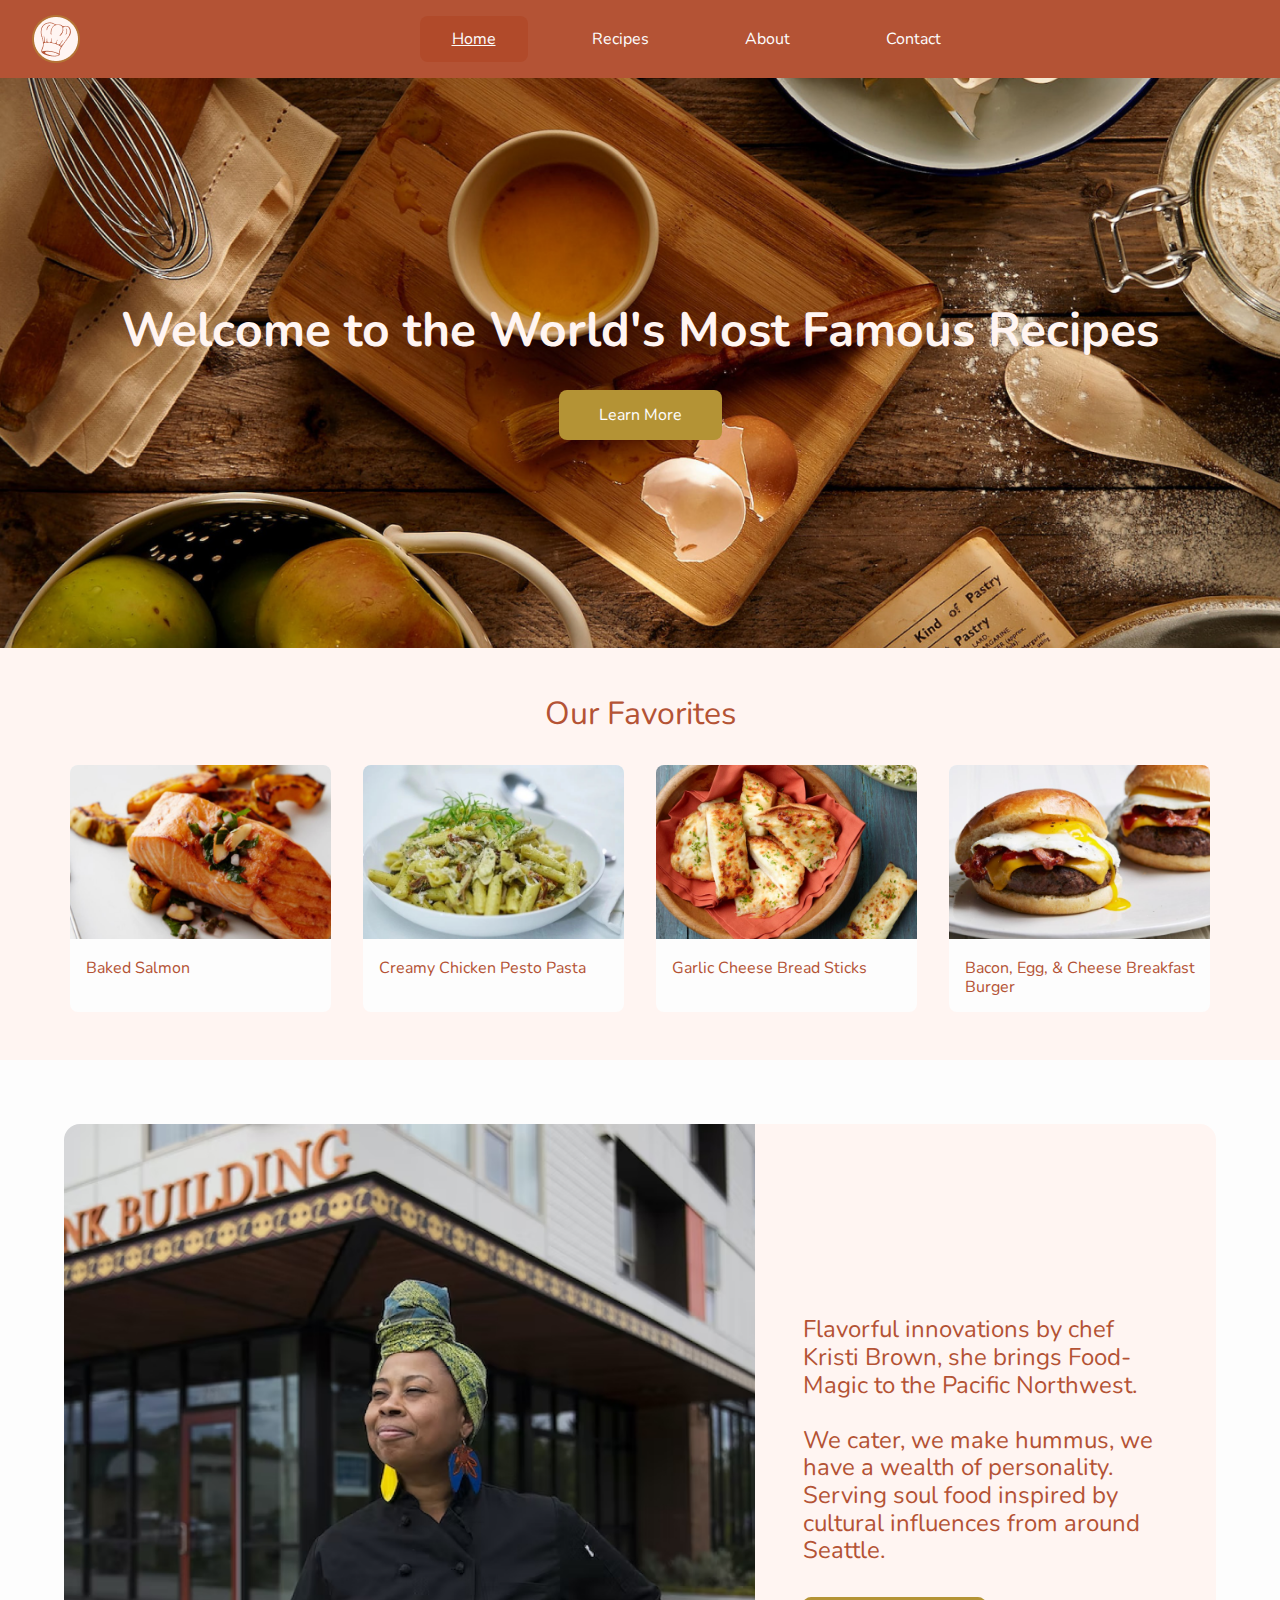
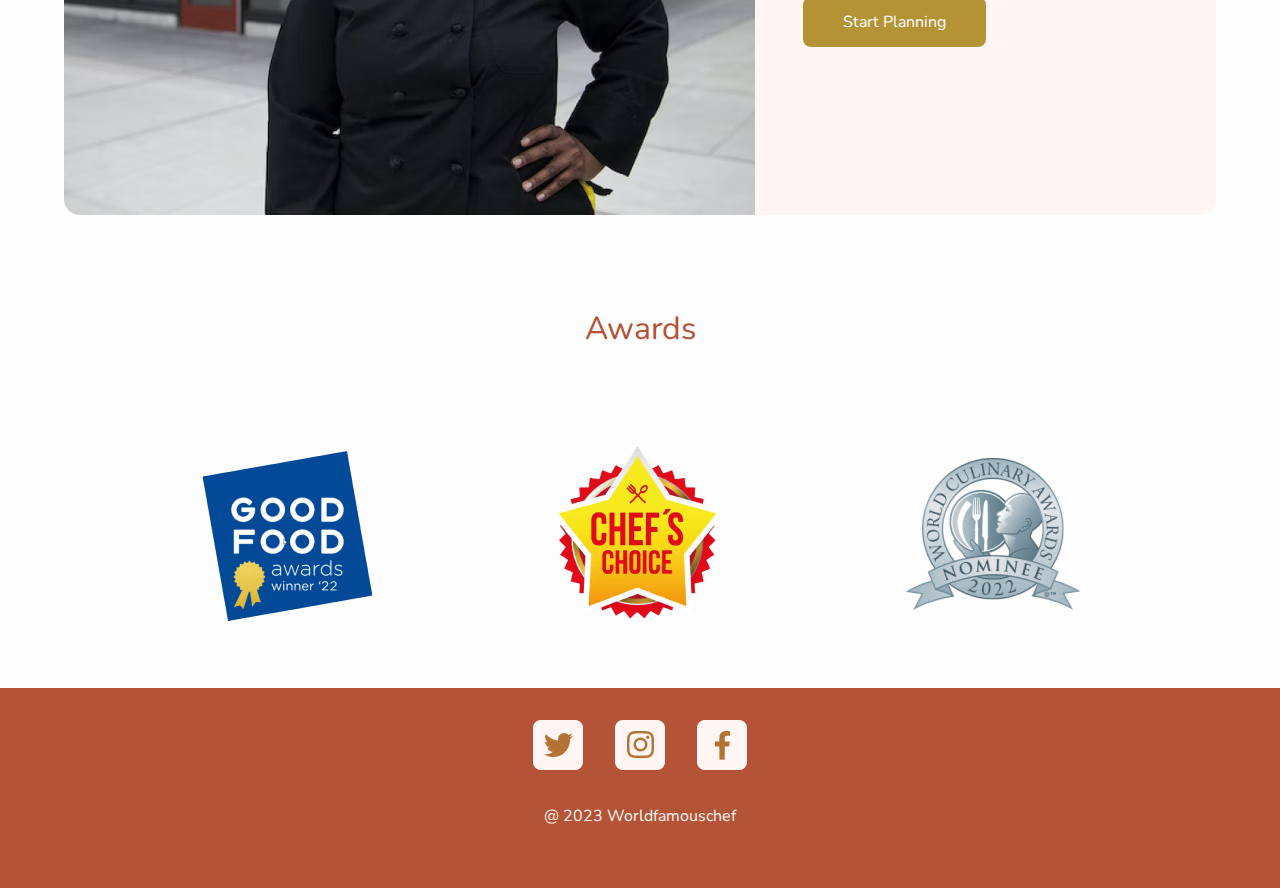
<file: Index.html>
<!DOCTYPE html>
<html lang="en">
<head>
    <meta charset="UTF-8">
    <meta http-equiv="X-UA-Compatible" content="IE=edge">
    <meta name="viewport" content="width=device-width, initial-scale=1.0">
    <title>RecipeWebsite</title>
    <style>
        @import url('https://fonts.googleapis.com/css2?family=Nunito:wght@500&display=swap');
    </style>
    <style>
        @import url('https://fonts.googleapis.com/css2?family=Nunito:wght@500;800&display=swap');
      </style>
    <link rel="stylesheet" href="../CSS/Normal.css" type="text/css">
    <link rel="stylesheet" href="../CSS/Main.css" type="text/css">
    <script src="js/main.js"></script>
</head>

<body>
    <header>
        <!-- icon here -->
        <img src="../Images/logo01.png">
        <img onclick="toggleNavigation()" src="../Images/hamburger.png" id="menu">
        <nav><!-- toggle this on and off when tapping hamburger icon -->
            <img src="../Images/logo01.png" id="desklogo">
            <ul>
                <li><div id="closeicon">
                    <img src="../Images/closeicon.png" onclick="toggleNavigation()">
                </div></li>
                <li><a href="Index.html" class="navselected">Home</a></li>
                <li><a href="Allrecipes.html">Recipes</a></li>
                <li><a href="About.html">About</a></li>
                <li><a href="Contact.html">Contact</a></li>
            </ul>
        </nav>
    </header>

    <main>
        <section class="hero">
            <div>
                <h1>Welcome to the World's Most Famous Recipes</h1>
                <a href="URL">Learn More</a>
            </div>
        </section>

        <section class="favorites">
            <div class="container">
                <p class="sectionhead">Our Favorites</p>
                <div class="gridhome">
                    <div class="previewcard">
                        <img src="../Images/Ovensalmon.png">
                        <p>Baked Salmon</p>
                    </div>
                    <div class="previewcard">
                        <img src="../Images/creamy-chicken.png">
                        <p>Creamy Chicken Pesto Pasta</p>
                    </div>
                    <div class="previewcard">
                        <img src="../Images/Garlic01.png">
                        <p>Garlic Cheese Bread Sticks</p>
                    </div>
                    <div class="previewcard">
                        <img src="../Images/Burger01.png">
                        <p>Bacon, Egg, & Cheese Breakfast Burger</p>
                    </div>
                </div>
            </div>
        </section>

         <!-- Round the corners to flec section -->
        <div class="flex">
            <img src="../Images/chef1.png">
            <div class="flexdiv">
                <p id="flextext">Flavorful innovations by chef Kristi Brown, she brings Food-Magic to the Pacific Northwest.<br> 
                    <br>We cater, we make hummus, we have a wealth of personality. Serving soul food inspired by cultural influences from around Seattle.</p>
                <p id="flexbtn"><a href="URL">Start Planning</a></p>
            </div>
        </div>

        <section class="awards">
            <div class="container">
                <p class="sectionhead">Awards</p>
                <ul>
                    <li><img src="../Images/Award01.png"></li>
                    <li><img src="../Images/Award02.png"></li>
                    <li><img src="../Images/Award03.png"></li>
                </ul>
            </div>
        </section>

        <footer>
            <div class="container">
                <Ul>
                    <li><img src="../Images/social01.png"></li>
                    <li><img src="../Images/social02.png"></li>
                    <li><img src="../Images/social03.png"></li>
                </Ul>    
                <p id="copywrite">@ 2023 Worldfamouschef</p>    
            </div>
        </footer>

    </main>
    
</body>
</html>
</file>
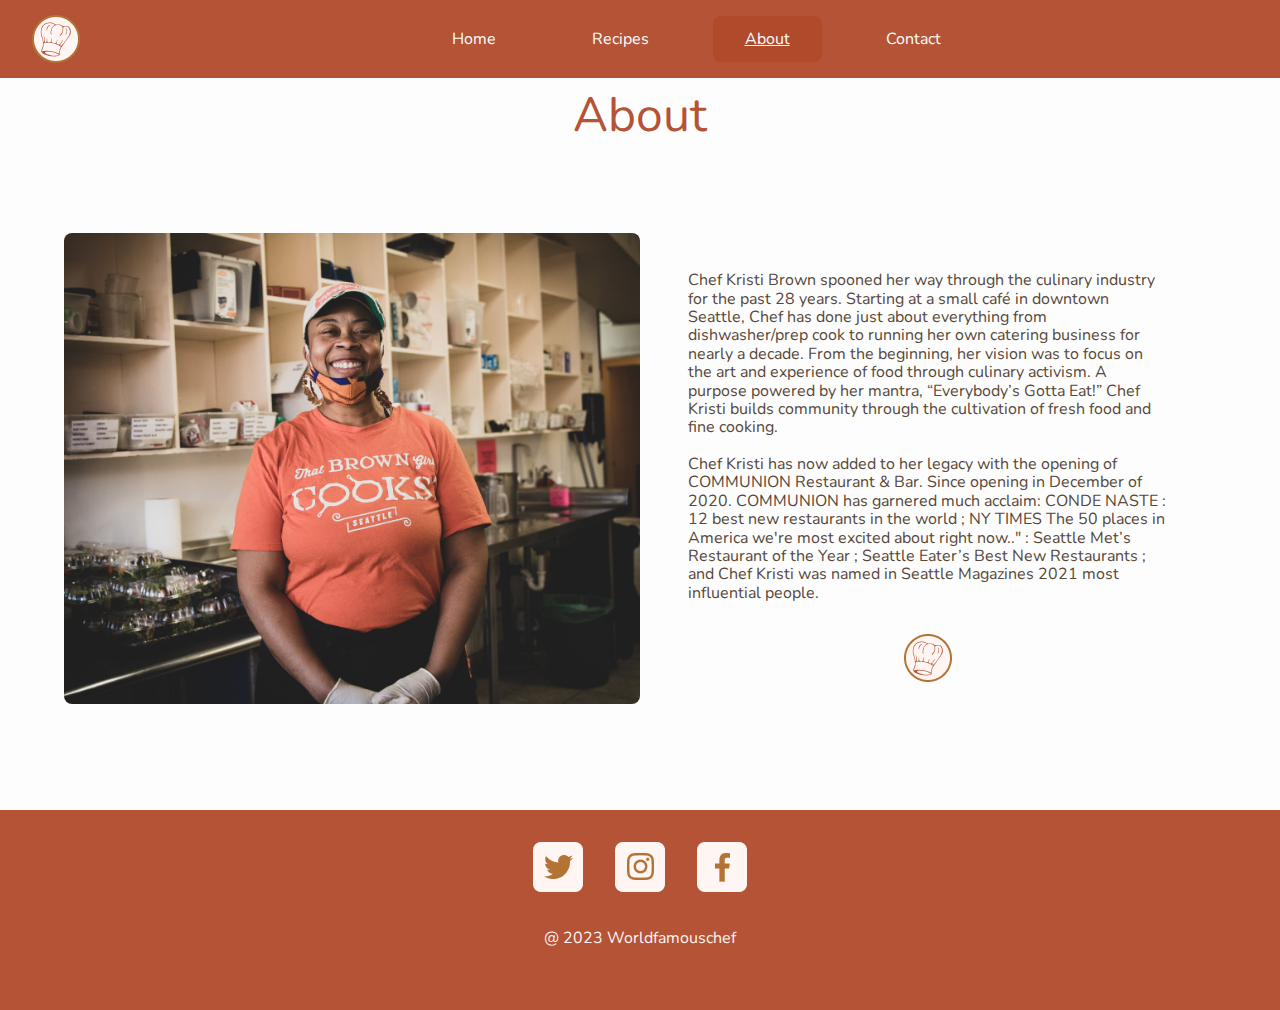
<file: About.html>
<!DOCTYPE html>
<html lang="en">
<head>
    <meta charset="UTF-8">
    <meta http-equiv="X-UA-Compatible" content="IE=edge">
    <meta name="viewport" content="width=device-width, initial-scale=1.0">
    <title>RecipeWebsite</title>
    <style>
        @import url('https://fonts.googleapis.com/css2?family=Nunito:wght@500&display=swap');
    </style>
    <link rel="stylesheet" href="../CSS/Normal.css" type="text/css">
    <link rel="stylesheet" href="../CSS/Main.css" type="text/css">
    <script src="js/main.js"></script>
</head>

<body>
    <header>
        <!-- icon here -->
        <img src="../Images/logo01.png">
        <img onclick="toggleNavigation()" src="../Images/hamburger.png" id="menu">
        <nav><!-- toggle this on and off when tapping hamburger icon -->
            <img src="../Images/logo01.png" id="desklogo">
            <ul>
                <li><div id="closeicon">
                    <img src="../Images/closeicon.png" onclick="toggleNavigation()">
                </div></li>
                <li><a href="Index.html">Home</a></li>
                <li><a href="Allrecipes.html">Recipes</a></li>
                <li><a href="About.html" class="navselected">About</a></li>
                <li><a href="Contact.html">Contact</a></li>
            </ul>
        </nav>
    </header>

    <main>
        <section>
            <p id="pagehead">About</p>
            <div class="aboutflex">
                <img src="../Images/cheflady02.png">
                <div>
                    <p>Chef Kristi Brown spooned her way through the culinary industry for the past 28 years. Starting at a small café in downtown Seattle, Chef has done just about everything from dishwasher/prep cook to running her own catering business for nearly a decade. From the beginning, her vision was to focus on the art and experience of food through culinary activism. A purpose powered by her mantra, “Everybody’s Gotta Eat!” Chef Kristi builds community through the cultivation of fresh food and fine cooking.<br>
                            <br>Chef Kristi has now added to her legacy with the opening of COMMUNION Restaurant & Bar. Since opening in December of 2020. COMMUNION has garnered much acclaim: CONDE NASTE : 12 best new restaurants in the world ; NY TIMES The 50 places in America we're most excited about right now.." : Seattle Met’s Restaurant of the Year ; Seattle Eater’s Best New Restaurants ; and Chef Kristi was named in Seattle Magazines 2021 most influential people.</p>
                    <img id="logo" src="../Images/logo01.png">
                </div>
            </div>    
        </section>      
    </main>

    <footer>
        <div class="container">
            <Ul>
                <li><img src="../Images/social01.png"></li>
                <li><img src="../Images/social02.png"></li>
                <li><img src="../Images/social03.png"></li>
            </Ul>    
            <p id="copywrite">@ 2023 Worldfamouschef</p>    
        </div>
    </footer>
    
</body>
</html>
</file>
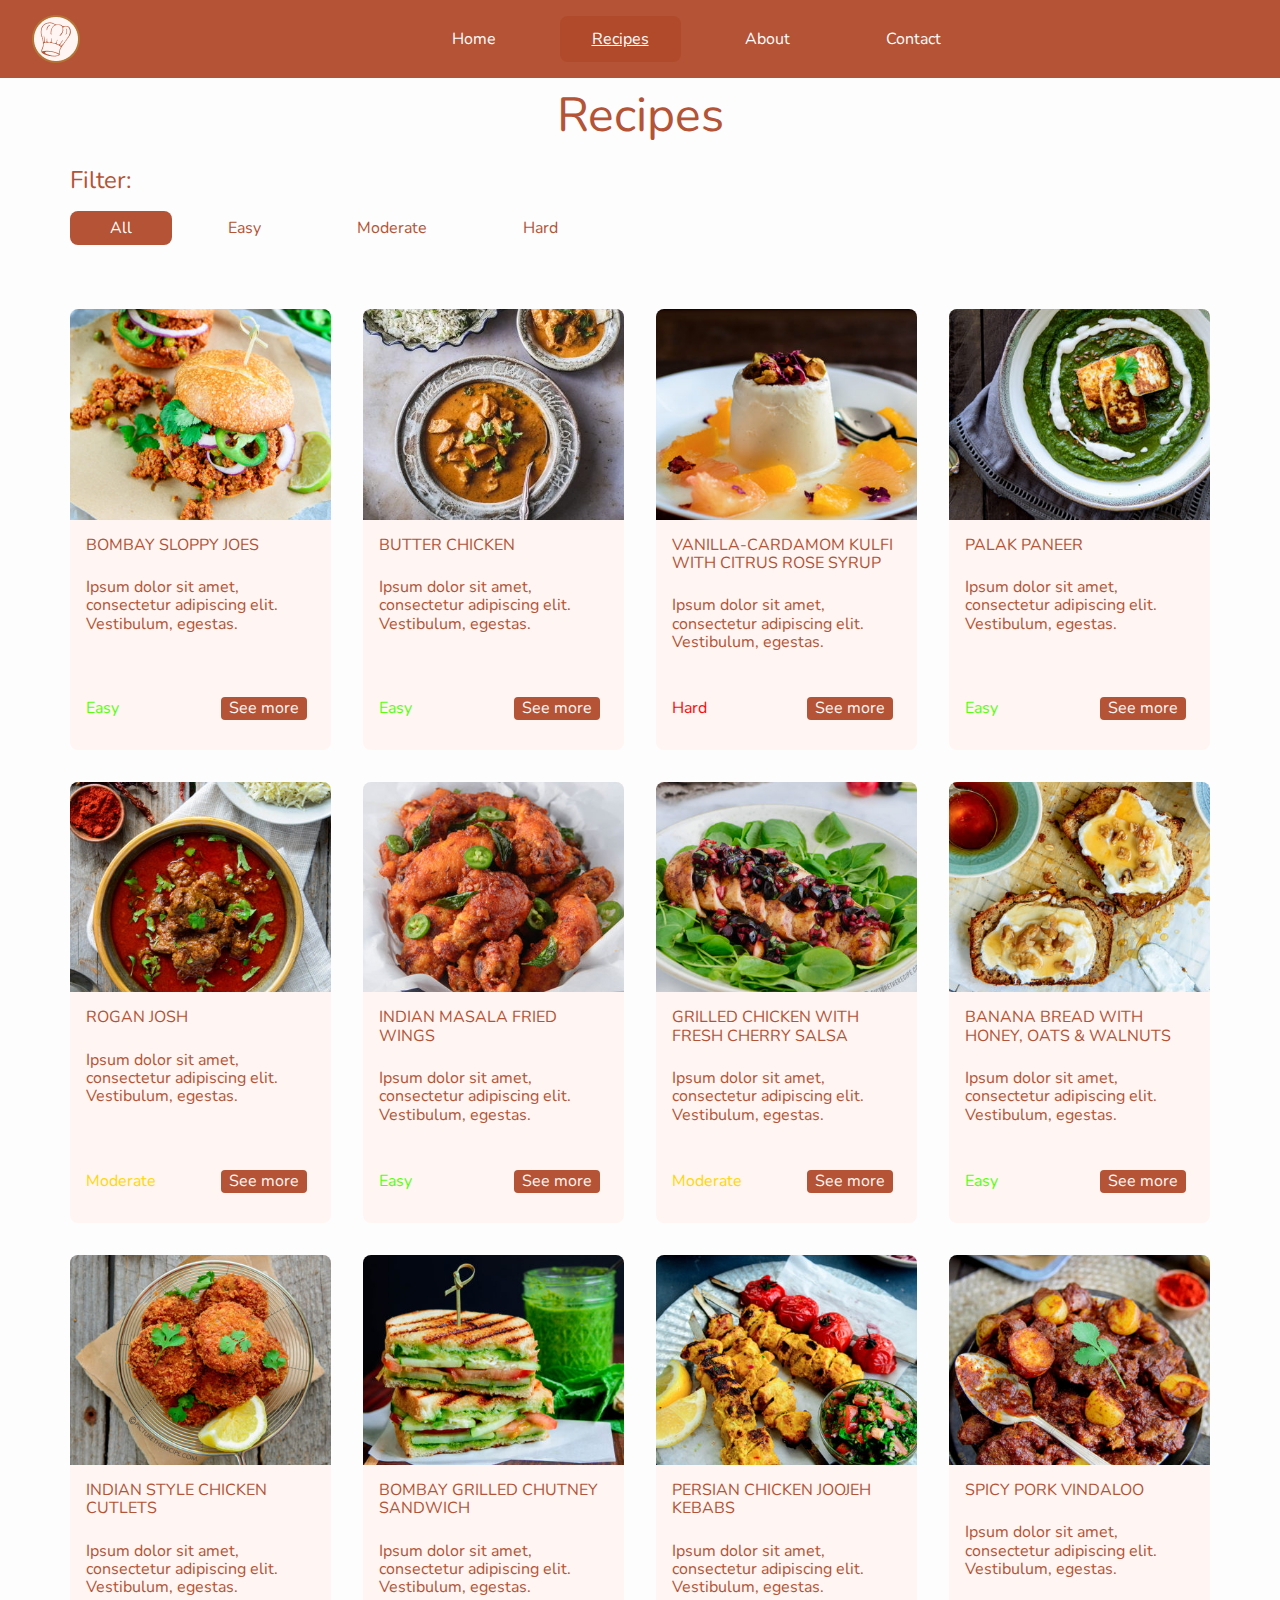
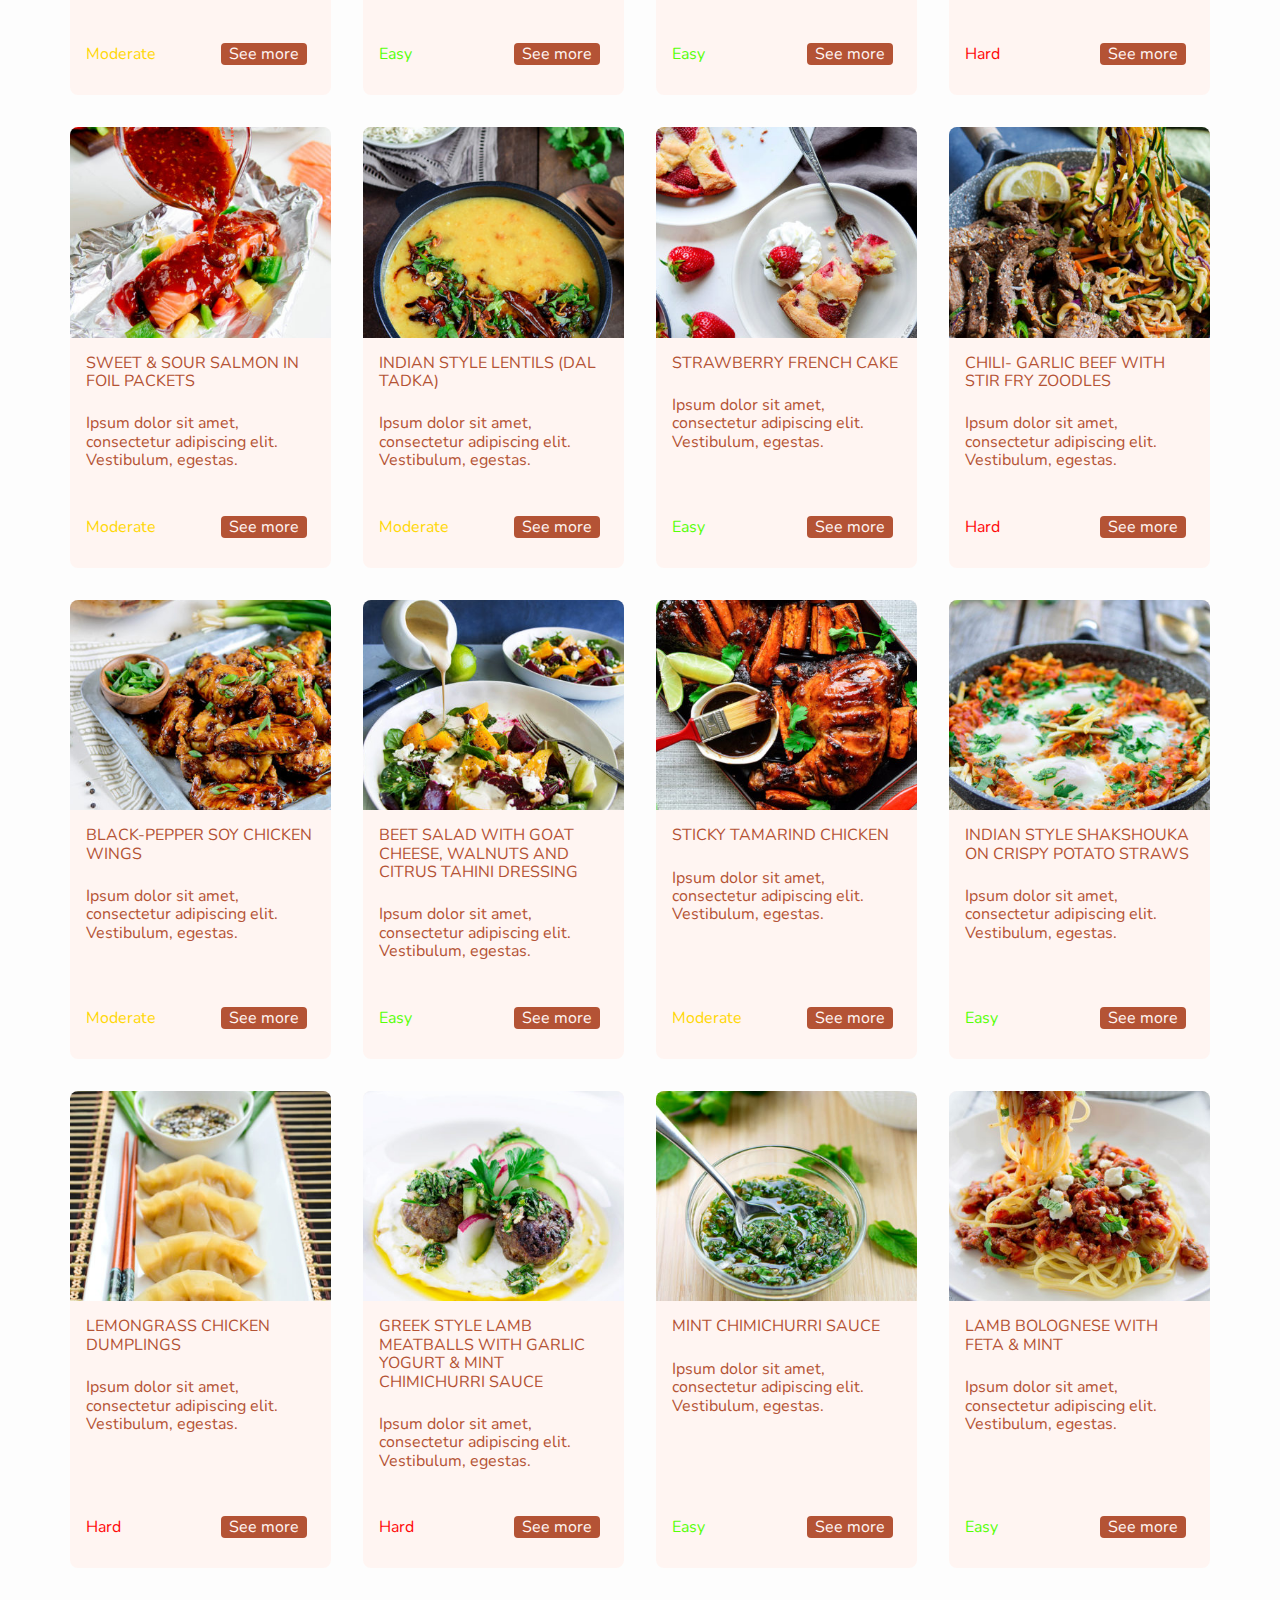
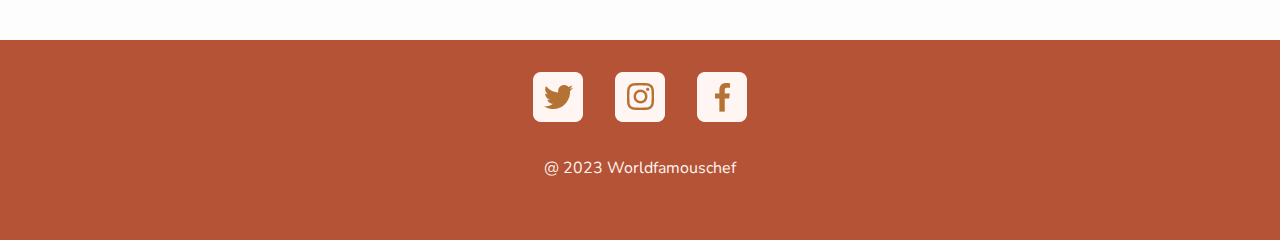
<file: Allrecipes.html>
<!DOCTYPE html>
<html lang="en">
<head>
    <meta charset="UTF-8">
    <meta http-equiv="X-UA-Compatible" content="IE=edge">
    <meta name="viewport" content="width=device-width, initial-scale=1.0">
    <title>RecipeWebsite</title>
    <style>
        @import url('https://fonts.googleapis.com/css2?family=Nunito:wght@500&display=swap');
    </style>
    <link rel="stylesheet" href="../CSS/Normal.css" type="text/css">
    <link rel="stylesheet" href="../CSS/Main.css" type="text/css">
    <script src="js/main.js"></script>
</head>

<body>
    <header>
        <!-- icon here -->
        <img src="../Images/logo01.png">
        <img onclick="toggleNavigation()" src="../Images/hamburger.png" id="menu">
        <nav><!-- toggle this on and off when tapping hamburger icon -->
            <img src="../Images/logo01.png" id="desklogo">
            <ul>
                <li><div id="closeicon">
                    <img src="../Images/closeicon.png" onclick="toggleNavigation()">
                </div></li>
                <li><a href="Index.html">Home</a></li>
                <li><a href="Allrecipes.html" class="navselected">Recipes</a></li>
                <li><a href="About.html">About</a></li>
                <li><a href="Contact.html">Contact</a></li>
            </ul>
        </nav>
    </header>

    <main>
        <div>
            <p id="pagehead">Recipes</p>
        </div>

        <div class="container">
            <div id="filter">
                <p id="label">Filter:</p>
                <ul id="filterlist">
                    <li><a href="Allrecipes.html" id="filterselected">All</a></li>
                    <li><a href="Easyrecipes.html" id="filterbtn">Easy</a></li>
                    <li><a href="Moderaterecipes.html" id="filterbtn">Moderate</a></li>
                    <li><a href="Hardrecipes.html" id="filterbtn">Hard</a></li>
                </ul>
            </div>
            <section id="recipegrid">
                <div class="recipecard">
                    <img src="../Images/recipe_imgs/food01.png">           
                       <p id="cardtitle">BOMBAY SLOPPY JOES</p>
                       <p id="cardp">Ipsum dolor sit amet, consectetur adipiscing elit. Vestibulum, egestas.</p>
                     <div class="cardfoot">
                        <p id="easy">Easy</p>
                        <a>See more</a>
                     </div>
                </div>

                <div class="recipecard">
                    <img src="../Images/recipe_imgs/food02.png">           
                       <p id="cardtitle">BUTTER CHICKEN</p>
                       <p id="cardp">Ipsum dolor sit amet, consectetur adipiscing elit. Vestibulum, egestas.</p>
                     <div class="cardfoot">
                        <p id="easy">Easy</p>
                        <a>See more</a>
                     </div>
                </div>

                <div class="recipecard">
                    <img src="../Images/recipe_imgs/food03.png">           
                       <p id="cardtitle">VANILLA-CARDAMOM KULFI WITH CITRUS ROSE SYRUP</p>
                       <p id="cardp">Ipsum dolor sit amet, consectetur adipiscing elit. Vestibulum, egestas.</p>
                     <div class="cardfoot">
                        <p id="hard">Hard</p>
                        <a>See more</a>
                     </div>
                </div>

                <div class="recipecard">
                    <img src="../Images/recipe_imgs/food04.png">           
                       <p id="cardtitle">PALAK PANEER</p>
                       <p id="cardp">Ipsum dolor sit amet, consectetur adipiscing elit. Vestibulum, egestas.</p>
                     <div class="cardfoot">
                        <p id="easy">Easy</p>
                        <a>See more</a>
                     </div>
                </div>

                <div class="recipecard">
                    <img src="../Images/recipe_imgs/food05.png">           
                       <p id="cardtitle">ROGAN JOSH</p>
                       <p id="cardp">Ipsum dolor sit amet, consectetur adipiscing elit. Vestibulum, egestas.</p>
                     <div class="cardfoot">
                        <p id="moderate">Moderate</p>
                        <a>See more</a>
                     </div>
                </div>

                <div class="recipecard">
                    <img src="../Images/recipe_imgs/food06.png">           
                       <p id="cardtitle">INDIAN MASALA FRIED WINGS</p>
                       <p id="cardp">Ipsum dolor sit amet, consectetur adipiscing elit. Vestibulum, egestas.</p>
                     <div class="cardfoot">
                        <p id="easy">Easy</p>
                        <a>See more</a>
                     </div>
                </div>

                <div class="recipecard">
                    <img src="../Images/recipe_imgs/food07.png">           
                       <p id="cardtitle">GRILLED CHICKEN WITH FRESH CHERRY SALSA</p>
                       <p id="cardp">Ipsum dolor sit amet, consectetur adipiscing elit. Vestibulum, egestas.</p>
                     <div class="cardfoot">
                        <p id="moderate">Moderate</p>
                        <a>See more</a>
                     </div>
                </div>

                <div class="recipecard">
                    <img src="../Images/recipe_imgs/food08.png">           
                       <p id="cardtitle">BANANA BREAD WITH HONEY, OATS & WALNUTS</p>
                       <p id="cardp">Ipsum dolor sit amet, consectetur adipiscing elit. Vestibulum, egestas.</p>
                     <div class="cardfoot">
                        <p id="easy">Easy</p>
                        <a>See more</a>
                     </div>
                </div>

                <div class="recipecard">
                    <img src="../Images/recipe_imgs/food09.png">           
                       <p id="cardtitle">INDIAN STYLE CHICKEN CUTLETS</p>
                       <p id="cardp">Ipsum dolor sit amet, consectetur adipiscing elit. Vestibulum, egestas.</p>
                     <div class="cardfoot">
                        <p id="moderate">Moderate</p>
                        <a>See more</a>
                     </div>
                </div>

                <div class="recipecard">
                    <img src="../Images/recipe_imgs/food10.png">           
                       <p id="cardtitle">BOMBAY GRILLED CHUTNEY SANDWICH</p>
                       <p id="cardp">Ipsum dolor sit amet, consectetur adipiscing elit. Vestibulum, egestas.</p>
                     <div class="cardfoot">
                        <p id="easy">Easy</p>
                        <a>See more</a>
                     </div>
                </div>

                <div class="recipecard">
                    <img src="../Images/recipe_imgs/food11.png">           
                       <p id="cardtitle">PERSIAN CHICKEN JOOJEH KEBABS</p>
                       <p id="cardp">Ipsum dolor sit amet, consectetur adipiscing elit. Vestibulum, egestas.</p>
                     <div class="cardfoot">
                        <p id="easy">Easy</p>
                        <a>See more</a>
                     </div>
                </div>

                <div class="recipecard">
                    <img src="../Images/recipe_imgs/food12.png">           
                       <p id="cardtitle">SPICY PORK VINDALOO</p>
                       <p id="cardp">Ipsum dolor sit amet, consectetur adipiscing elit. Vestibulum, egestas.</p>
                     <div class="cardfoot">
                        <p id="hard">Hard</p>
                        <a>See more</a>
                     </div>
                </div>

                <div class="recipecard">
                    <img src="../Images/recipe_imgs/food13.png">           
                       <p id="cardtitle">SWEET & SOUR SALMON IN FOIL PACKETS</p>
                       <p id="cardp">Ipsum dolor sit amet, consectetur adipiscing elit. Vestibulum, egestas.</p>
                     <div class="cardfoot">
                        <p id="moderate">Moderate</p>
                        <a>See more</a>
                     </div>
                </div>

                <div class="recipecard">
                    <img src="../Images/recipe_imgs/food14.png">           
                       <p id="cardtitle">INDIAN STYLE LENTILS (DAL TADKA)</p>
                       <p id="cardp">Ipsum dolor sit amet, consectetur adipiscing elit. Vestibulum, egestas.</p>
                     <div class="cardfoot">
                        <p id="moderate">Moderate</p>
                        <a>See more</a>
                     </div>
                </div>

                <div class="recipecard">
                    <img src="../Images/recipe_imgs/food15.png">           
                       <p id="cardtitle">STRAWBERRY FRENCH CAKE</p>
                       <p id="cardp">Ipsum dolor sit amet, consectetur adipiscing elit. Vestibulum, egestas.</p>
                     <div class="cardfoot">
                        <p id="easy">Easy</p>
                        <a>See more</a>
                     </div>
                </div>

                <div class="recipecard">
                    <img src="../Images/recipe_imgs/food16.png">           
                       <p id="cardtitle">CHILI- GARLIC BEEF WITH STIR FRY ZOODLES</p>
                       <p id="cardp">Ipsum dolor sit amet, consectetur adipiscing elit. Vestibulum, egestas.</p>
                     <div class="cardfoot">
                        <p id="hard">Hard</p>
                        <a>See more</a>
                     </div>
                </div>

                <div class="recipecard">
                    <img src="../Images/recipe_imgs/food17.png">           
                       <p id="cardtitle">BLACK-PEPPER SOY CHICKEN WINGS</p>
                       <p id="cardp">Ipsum dolor sit amet, consectetur adipiscing elit. Vestibulum, egestas.</p>
                     <div class="cardfoot">
                        <p id="moderate">Moderate</p>
                        <a>See more</a>
                     </div>
                </div>

                <div class="recipecard">
                    <img src="../Images/recipe_imgs/food18.png">           
                       <p id="cardtitle">BEET SALAD WITH GOAT CHEESE, WALNUTS AND CITRUS TAHINI DRESSING</p>
                       <p id="cardp">Ipsum dolor sit amet, consectetur adipiscing elit. Vestibulum, egestas.</p>
                     <div class="cardfoot">
                        <p id="easy">Easy</p>
                        <a>See more</a>
                     </div>
                </div>

                <div class="recipecard">
                    <img src="../Images/recipe_imgs/food19.png">           
                       <p id="cardtitle">STICKY TAMARIND CHICKEN</p>
                       <p id="cardp">Ipsum dolor sit amet, consectetur adipiscing elit. Vestibulum, egestas.</p>
                     <div class="cardfoot">
                        <p id="moderate">Moderate</p>
                        <a>See more</a>
                     </div>
                </div>

                <div class="recipecard">
                    <img src="../Images/recipe_imgs/food20.png">           
                       <p id="cardtitle">INDIAN STYLE SHAKSHOUKA ON CRISPY POTATO STRAWS</p>
                       <p id="cardp">Ipsum dolor sit amet, consectetur adipiscing elit. Vestibulum, egestas.</p>
                     <div class="cardfoot">
                        <p id="easy">Easy</p>
                        <a>See more</a>
                     </div>
                </div>

                <div class="recipecard">
                    <img src="../Images/recipe_imgs/food21.png">           
                       <p id="cardtitle">LEMONGRASS CHICKEN DUMPLINGS</p>
                       <p id="cardp">Ipsum dolor sit amet, consectetur adipiscing elit. Vestibulum, egestas.</p>
                     <div class="cardfoot">
                        <p id="hard">Hard</p>
                        <a>See more</a>
                     </div>
                </div>

                <div class="recipecard">
                    <img src="../Images/recipe_imgs/food22.png">           
                       <p id="cardtitle">GREEK STYLE LAMB MEATBALLS WITH GARLIC YOGURT & MINT CHIMICHURRI SAUCE</p>
                       <p id="cardp">Ipsum dolor sit amet, consectetur adipiscing elit. Vestibulum, egestas.</p>
                     <div class="cardfoot">
                        <p id="hard">Hard</p>
                        <a>See more</a>
                     </div>
                </div>

                <div class="recipecard">
                    <img src="../Images/recipe_imgs/food23.png">           
                       <p id="cardtitle">MINT CHIMICHURRI SAUCE</p>
                       <p id="cardp">Ipsum dolor sit amet, consectetur adipiscing elit. Vestibulum, egestas.</p>
                     <div class="cardfoot">
                        <p id="easy">Easy</p>
                        <a>See more</a>
                     </div>
                </div>

                <div class="recipecard">
                    <img src="../Images/recipe_imgs/food24.png">           
                       <p id="cardtitle">LAMB BOLOGNESE WITH FETA & MINT</p>
                       <p id="cardp">Ipsum dolor sit amet, consectetur adipiscing elit. Vestibulum, egestas.</p>
                     <div class="cardfoot">
                        <p id="easy">Easy</p>
                        <a>See more</a>
                     </div>
                </div>
            </section>   
        </div>
 
    </main>

    <footer>
        <div class="container">
            <Ul>
                <li><img src="../Images/social01.png"></li>
                <li><img src="../Images/social02.png"></li>
                <li><img src="../Images/social03.png"></li>
            </Ul>    
            <p id="copywrite">@ 2023 Worldfamouschef</p>    
        </div>
    </footer>
    
</body>
</html>
</file>
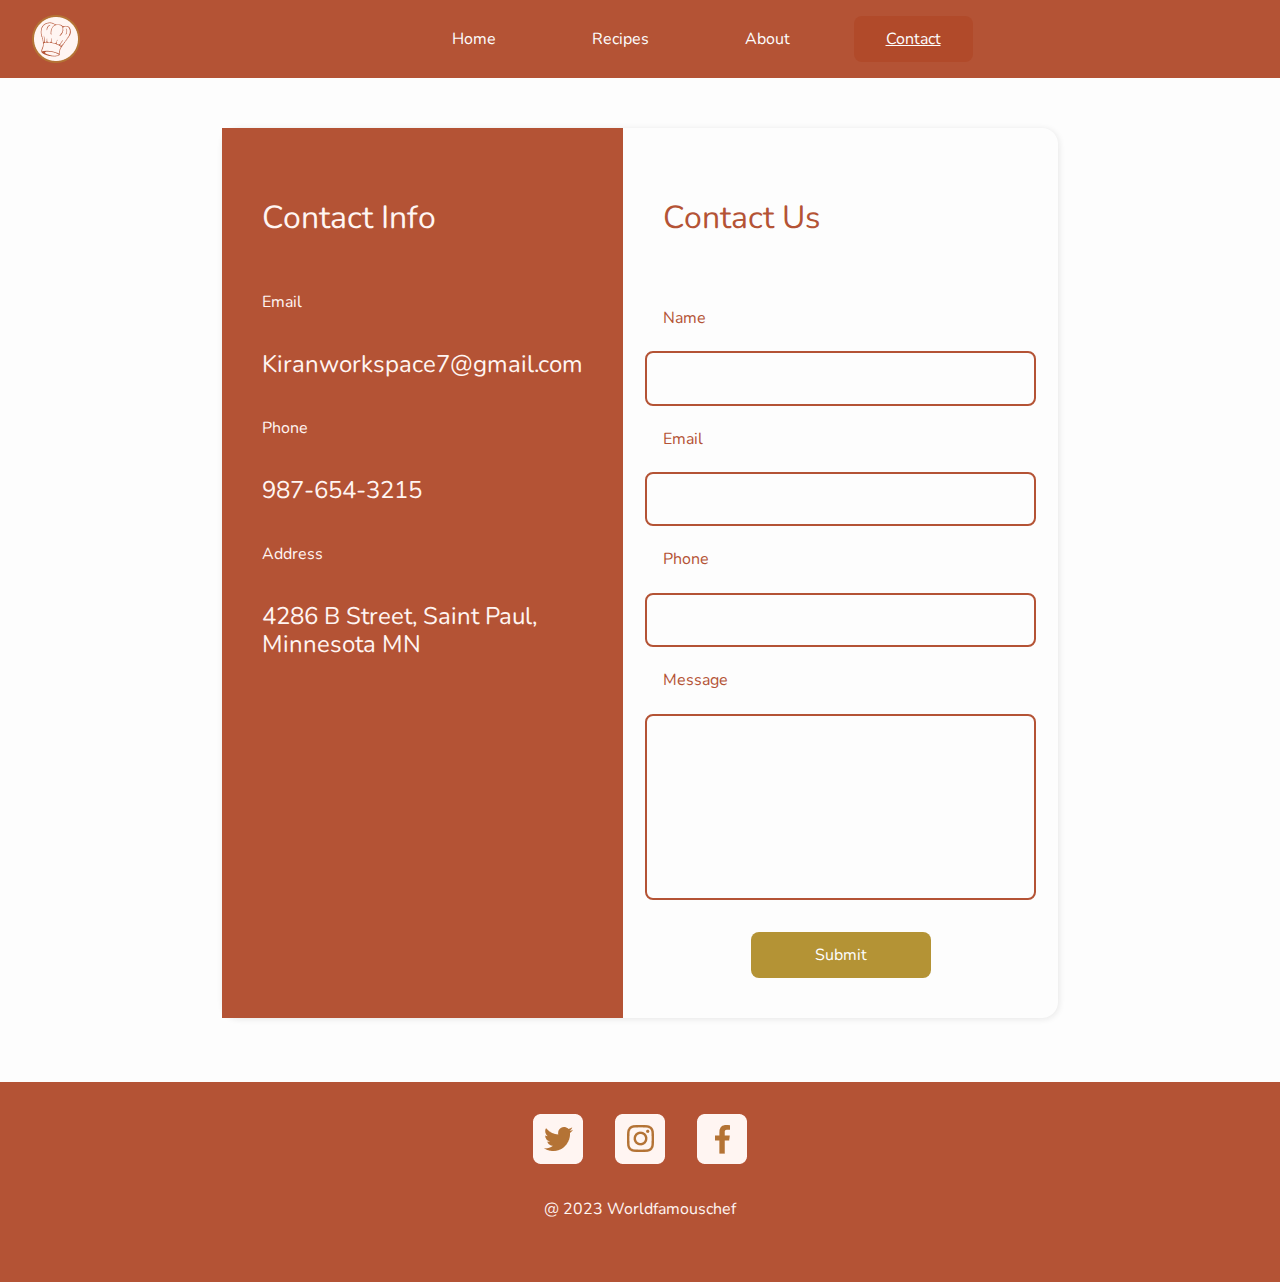
<file: Contact.html>
<!DOCTYPE html>
<html lang="en">
<head>
    <meta charset="UTF-8">
    <meta http-equiv="X-UA-Compatible" content="IE=edge">
    <meta name="viewport" content="width=device-width, initial-scale=1.0">
    <title>RecipeWebsite</title>
    <style>
        @import url('https://fonts.googleapis.com/css2?family=Nunito:wght@500&display=swap');
    </style>
    <link rel="stylesheet" href="../CSS/Normal.css" type="text/css">
    <link rel="stylesheet" href="../CSS/Main.css" type="text/css">
    <script src="js/main.js"></script>
</head>

<body>
    <header>
        <!-- icon here -->
        <img src="../Images/logo01.png">
        <img onclick="toggleNavigation()" src="../Images/hamburger.png" id="menu">
        <nav><!-- toggle this on and off when tapping hamburger icon -->
            <img src="../Images/logo01.png" id="desklogo">
            <ul>
                <li><div id="closeicon">
                    <img src="../Images/closeicon.png" onclick="toggleNavigation()">
                </div></li>
                <li><a href="Index.html">Home</a></li>
                <li><a href="Allrecipes.html">Recipes</a></li>
                <li><a href="About.html">About</a></li>
                <li><a href="Contact.html" class="navselected">Contact</a></li>
            </ul>
        </nav>
    </header>

    <main>
        <section>
          <div class="contact">
            <div id="contactleft">
                <p class="contitle">Contact Info</p>
                <p class="smallp">Email</p>
                <p class="regularp">Kiranworkspace7@gmail.com</p>
                <p class="smallp">Phone</p>
                <p class="regularp">987-654-3215</p>
                <p class="smallp">Address</p>
                <p class="regularp">4286 B Street, Saint Paul, Minnesota MN</p>
            </div>
            <div id="contactright">
                <p class="contitle">Contact Us</p>
                <p class="smallp">Name</p>
                <input>
                <p class="smallp">Email</p>
                <input>
                <p class="smallp">Phone</p>
                <input>
                <p class="smallp">Message</p>
                <input id="note">
                <a href="URL">Submit</a>
            </div>
          </div>  
        </section>    
    </main>

    <footer>
        <div class="container">
            <Ul>
                <li><img src="../Images/social01.png"></li>
                <li><img src="../Images/social02.png"></li>
                <li><img src="../Images/social03.png"></li>
            </Ul>    
            <p id="copywrite">@ 2023 Worldfamouschef</p>    
        </div>
    </footer>
    
</body>
</html>
</file>
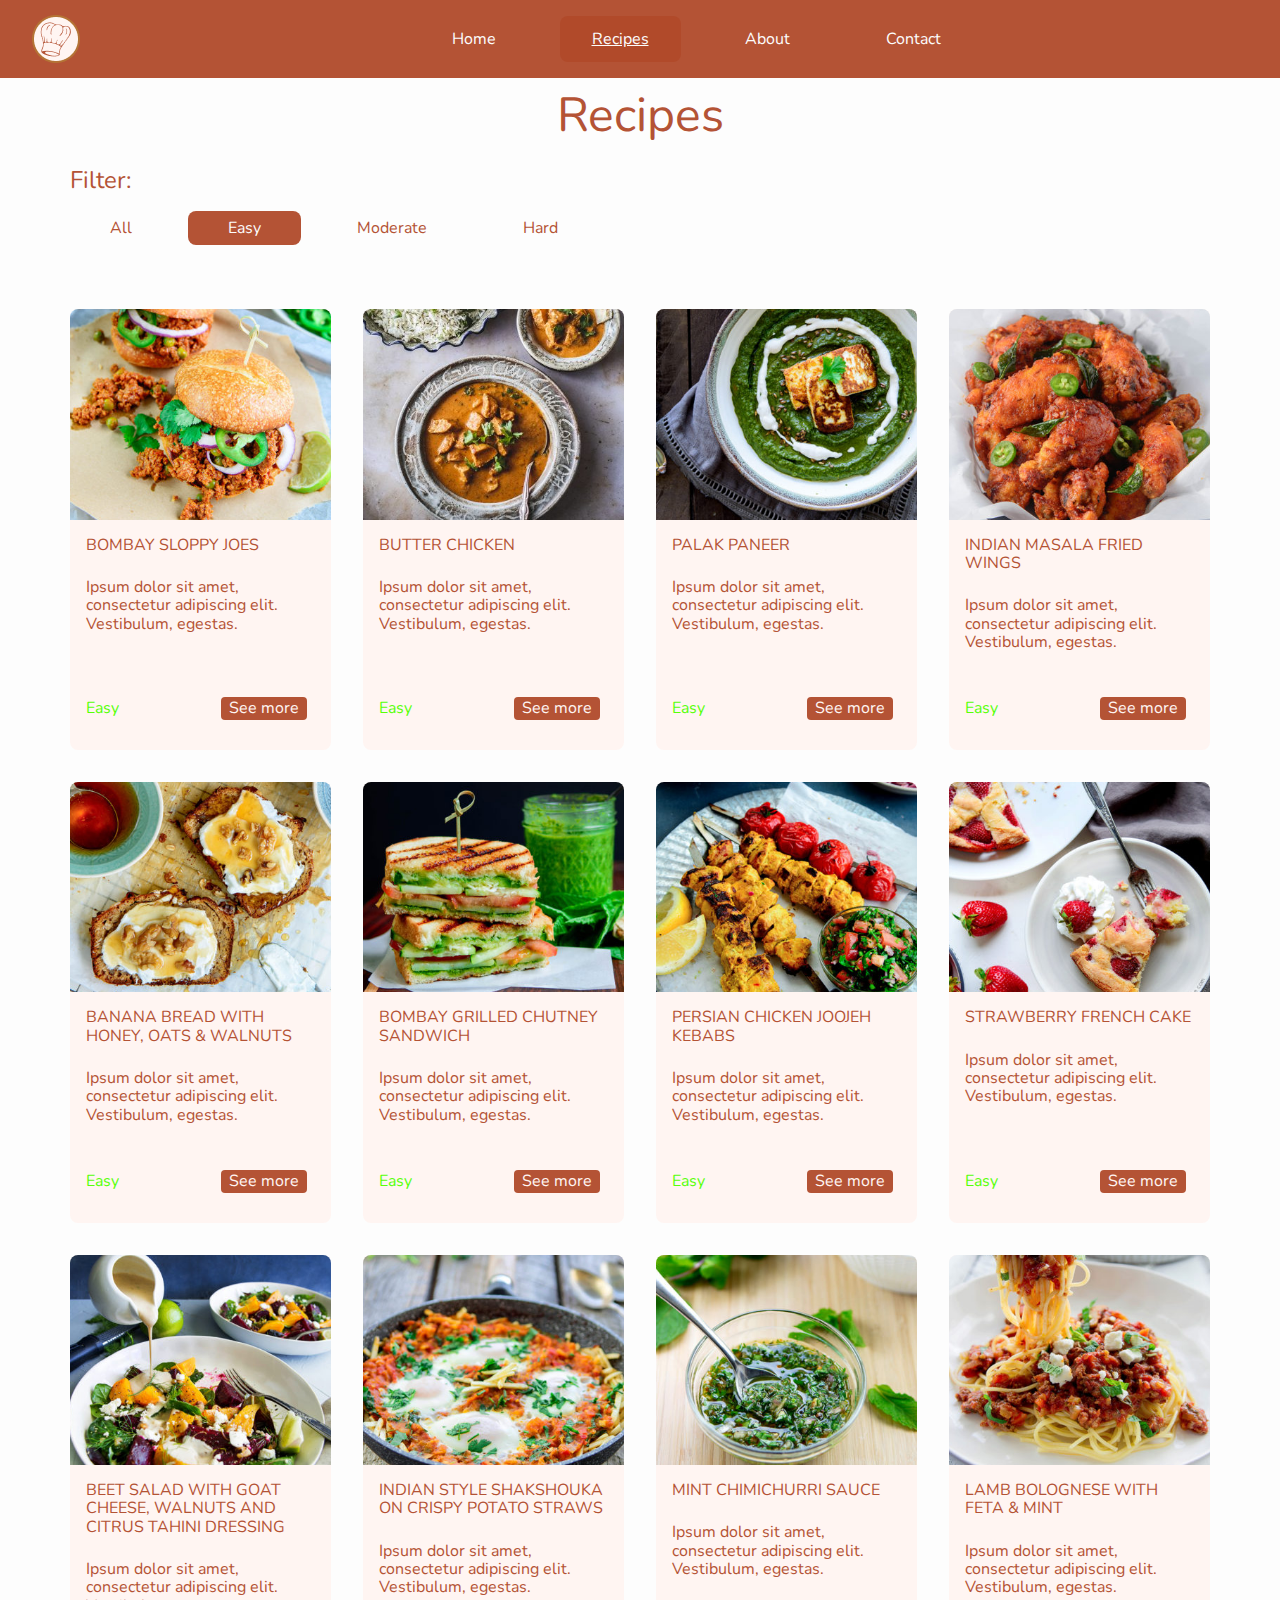
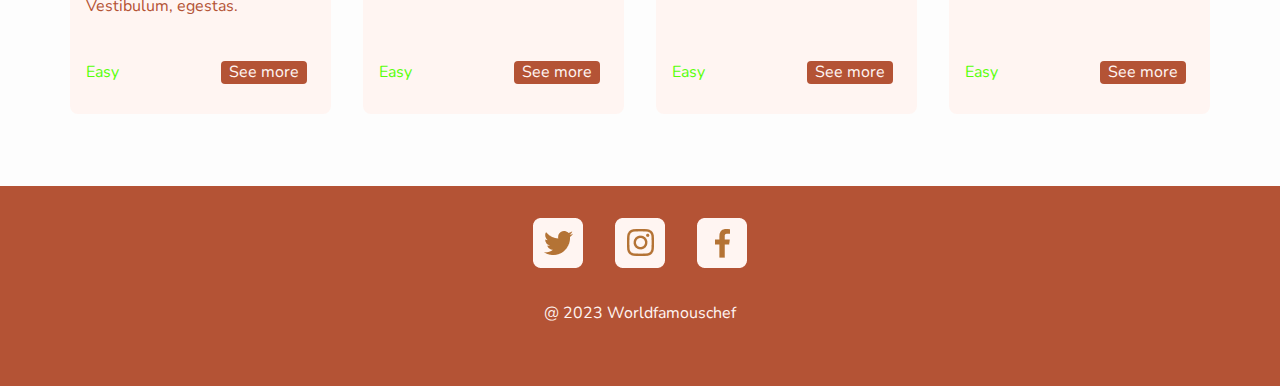
<file: Easyrecipes.html>
<!DOCTYPE html>
<html lang="en">
<head>
    <meta charset="UTF-8">
    <meta http-equiv="X-UA-Compatible" content="IE=edge">
    <meta name="viewport" content="width=device-width, initial-scale=1.0">
    <title>RecipeWebsite</title>
    <style>
        @import url('https://fonts.googleapis.com/css2?family=Nunito:wght@500&display=swap');
    </style>
    <link rel="stylesheet" href="../CSS/Normal.css" type="text/css">
    <link rel="stylesheet" href="../CSS/Main.css" type="text/css">
    <script src="js/main.js"></script>
</head>

<body>
    <header>
        <!-- icon here -->
        <img src="../Images/logo01.png">
        <img onclick="toggleNavigation()" src="../Images/hamburger.png" id="menu">
        <nav><!-- toggle this on and off when tapping hamburger icon -->
            <img src="../Images/logo01.png" id="desklogo">
            <ul>
                <li><div id="closeicon">
                    <img src="../Images/closeicon.png" onclick="toggleNavigation()">
                </div></li>
                <li><a href="Index.html">Home</a></li>
                <li><a href="Allrecipes.html" class="navselected">Recipes</a></li>
                <li><a href="About.html">About</a></li>
                <li><a href="Contact.html">Contact</a></li>
            </ul>
        </nav>
    </header>

    <main>
        <div>
            <p id="pagehead">Recipes</p>
        </div>

        <div class="container">
            <div id="filter">
                <p id="label">Filter:</p>
                <ul id="filterlist">
                    <li><a href="Allrecipes.html" id="filterbtn">All</a></li>
                    <li><a href="Easyrecipes.html" id="filterselected">Easy</a></li>
                    <li><a href="Moderaterecipes.html" id="filterbtn">Moderate</a></li>
                    <li><a href="Hardrecipes.html" id="filterbtn">Hard</a></li>
                </ul>
            </div>
            <section id="recipegrid">
                <div class="recipecard">
                    <img src="../Images/recipe_imgs/food01.png">           
                       <p id="cardtitle">BOMBAY SLOPPY JOES</p>
                       <p id="cardp">Ipsum dolor sit amet, consectetur adipiscing elit. Vestibulum, egestas.</p>
                     <div class="cardfoot">
                        <p id="easy">Easy</p>
                        <a>See more</a>
                     </div>
                </div>

                <div class="recipecard">
                    <img src="../Images/recipe_imgs/food02.png">           
                       <p id="cardtitle">BUTTER CHICKEN</p>
                       <p id="cardp">Ipsum dolor sit amet, consectetur adipiscing elit. Vestibulum, egestas.</p>
                     <div class="cardfoot">
                        <p id="easy">Easy</p>
                        <a>See more</a>
                     </div>
                </div>

                <div class="recipecard">
                    <img src="../Images/recipe_imgs/food04.png">           
                       <p id="cardtitle">PALAK PANEER</p>
                       <p id="cardp">Ipsum dolor sit amet, consectetur adipiscing elit. Vestibulum, egestas.</p>
                     <div class="cardfoot">
                        <p id="easy">Easy</p>
                        <a>See more</a>
                     </div>
                </div>

                <div class="recipecard">
                    <img src="../Images/recipe_imgs/food06.png">           
                       <p id="cardtitle">INDIAN MASALA FRIED WINGS</p>
                       <p id="cardp">Ipsum dolor sit amet, consectetur adipiscing elit. Vestibulum, egestas.</p>
                     <div class="cardfoot">
                        <p id="easy">Easy</p>
                        <a>See more</a>
                     </div>
                </div>

                <div class="recipecard">
                    <img src="../Images/recipe_imgs/food08.png">           
                       <p id="cardtitle">BANANA BREAD WITH HONEY, OATS & WALNUTS</p>
                       <p id="cardp">Ipsum dolor sit amet, consectetur adipiscing elit. Vestibulum, egestas.</p>
                     <div class="cardfoot">
                        <p id="easy">Easy</p>
                        <a>See more</a>
                     </div>
                </div>

                <div class="recipecard">
                    <img src="../Images/recipe_imgs/food10.png">           
                       <p id="cardtitle">BOMBAY GRILLED CHUTNEY SANDWICH</p>
                       <p id="cardp">Ipsum dolor sit amet, consectetur adipiscing elit. Vestibulum, egestas.</p>
                     <div class="cardfoot">
                        <p id="easy">Easy</p>
                        <a>See more</a>
                     </div>
                </div>

                <div class="recipecard">
                    <img src="../Images/recipe_imgs/food11.png">           
                       <p id="cardtitle">PERSIAN CHICKEN JOOJEH KEBABS</p>
                       <p id="cardp">Ipsum dolor sit amet, consectetur adipiscing elit. Vestibulum, egestas.</p>
                     <div class="cardfoot">
                        <p id="easy">Easy</p>
                        <a>See more</a>
                     </div>
                </div>

                <div class="recipecard">
                    <img src="../Images/recipe_imgs/food15.png">           
                       <p id="cardtitle">STRAWBERRY FRENCH CAKE</p>
                       <p id="cardp">Ipsum dolor sit amet, consectetur adipiscing elit. Vestibulum, egestas.</p>
                     <div class="cardfoot">
                        <p id="easy">Easy</p>
                        <a>See more</a>
                     </div>
                </div>

                <div class="recipecard">
                    <img src="../Images/recipe_imgs/food18.png">           
                       <p id="cardtitle">BEET SALAD WITH GOAT CHEESE, WALNUTS AND CITRUS TAHINI DRESSING</p>
                       <p id="cardp">Ipsum dolor sit amet, consectetur adipiscing elit. Vestibulum, egestas.</p>
                     <div class="cardfoot">
                        <p id="easy">Easy</p>
                        <a>See more</a>
                     </div>
                </div>

                <div class="recipecard">
                    <img src="../Images/recipe_imgs/food20.png">           
                       <p id="cardtitle">INDIAN STYLE SHAKSHOUKA ON CRISPY POTATO STRAWS</p>
                       <p id="cardp">Ipsum dolor sit amet, consectetur adipiscing elit. Vestibulum, egestas.</p>
                     <div class="cardfoot">
                        <p id="easy">Easy</p>
                        <a>See more</a>
                     </div>
                </div>

                <div class="recipecard">
                    <img src="../Images/recipe_imgs/food23.png">           
                       <p id="cardtitle">MINT CHIMICHURRI SAUCE</p>
                       <p id="cardp">Ipsum dolor sit amet, consectetur adipiscing elit. Vestibulum, egestas.</p>
                     <div class="cardfoot">
                        <p id="easy">Easy</p>
                        <a>See more</a>
                     </div>
                </div>

                <div class="recipecard">
                    <img src="../Images/recipe_imgs/food24.png">           
                       <p id="cardtitle">LAMB BOLOGNESE WITH FETA & MINT</p>
                       <p id="cardp">Ipsum dolor sit amet, consectetur adipiscing elit. Vestibulum, egestas.</p>
                     <div class="cardfoot">
                        <p id="easy">Easy</p>
                        <a>See more</a>
                     </div>
                </div>
            </section>   
        </div>
 
    </main>

    <footer>
        <div class="container">
            <Ul>
                <li><img src="../Images/social01.png"></li>
                <li><img src="../Images/social02.png"></li>
                <li><img src="../Images/social03.png"></li>
            </Ul>    
            <p id="copywrite">@ 2023 Worldfamouschef</p>    
        </div>
    </footer>
    
</body>
</html>
</file>
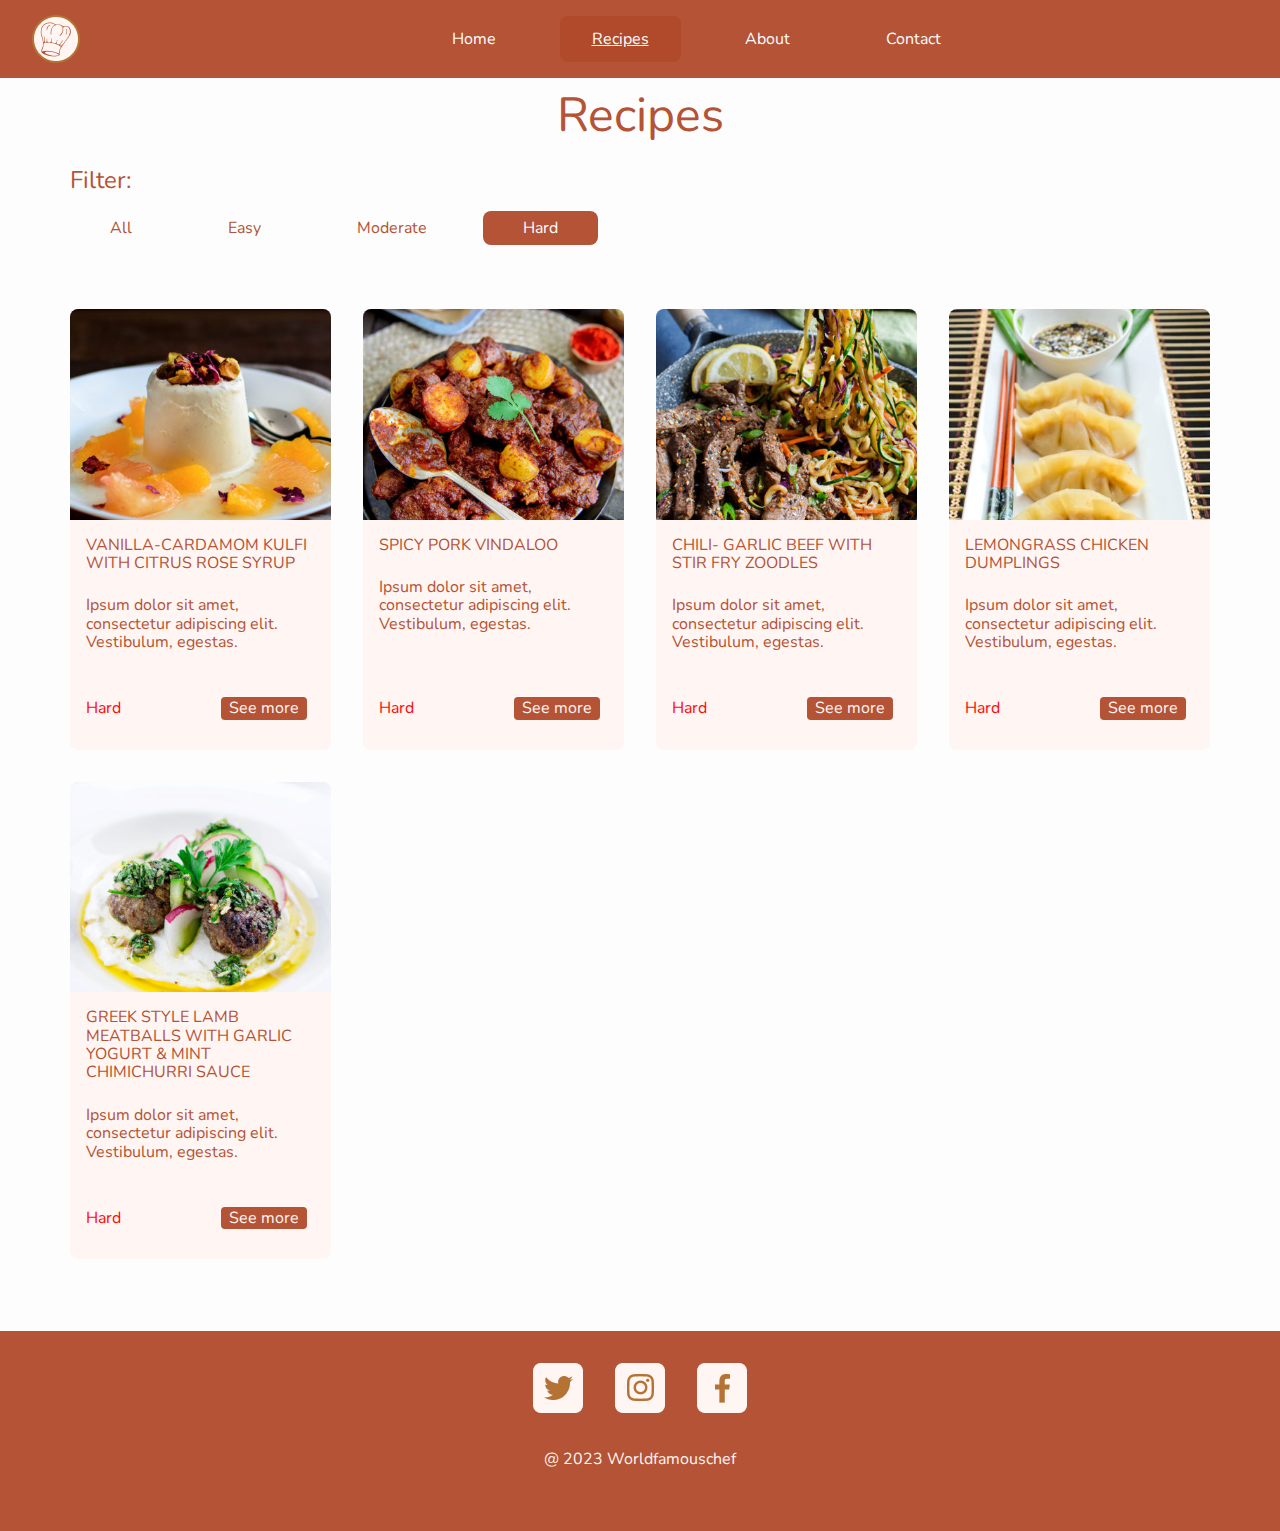
<file: Hardrecipes.html>
<!DOCTYPE html>
<html lang="en">
<head>
    <meta charset="UTF-8">
    <meta http-equiv="X-UA-Compatible" content="IE=edge">
    <meta name="viewport" content="width=device-width, initial-scale=1.0">
    <title>RecipeWebsite</title>
    <style>
        @import url('https://fonts.googleapis.com/css2?family=Nunito:wght@500&display=swap');
    </style>
    <link rel="stylesheet" href="../CSS/Normal.css" type="text/css">
    <link rel="stylesheet" href="../CSS/Main.css" type="text/css">
    <script src="js/main.js"></script>
</head>

<body>
    <header>
        <!-- icon here -->
        <img src="../Images/logo01.png">
        <img onclick="toggleNavigation()" src="../Images/hamburger.png" id="menu">
        <nav><!-- toggle this on and off when tapping hamburger icon -->
            <img src="../Images/logo01.png" id="desklogo">
            <ul>
                <li><div id="closeicon">
                    <img src="../Images/closeicon.png" onclick="toggleNavigation()">
                </div></li>
                <li><a href="Index.html">Home</a></li>
                <li><a href="Allrecipes.html" class="navselected">Recipes</a></li>
                <li><a href="About.html">About</a></li>
                <li><a href="Contact.html">Contact</a></li>
            </ul>
        </nav>
    </header>

    <main>
        <div>
            <p id="pagehead">Recipes</p>
        </div>

        <div class="container">
            <div id="filter">
                <p id="label">Filter:</p>
                <ul id="filterlist">
                    <li><a href="Allrecipes.html" id="filterbtn">All</a></li>
                    <li><a href="Easyrecipes.html" id="filterbtn">Easy</a></li>
                    <li><a href="Moderaterecipes.html" id="filterbtn">Moderate</a></li>
                    <li><a href="Hardrecipes.html" id="filterselected">Hard</a></li>
                </ul>
            </div>
            <section id="recipegrid">
                <div class="recipecard">
                    <img src="../Images/recipe_imgs/food03.png">           
                       <p id="cardtitle">VANILLA-CARDAMOM KULFI WITH CITRUS ROSE SYRUP</p>
                       <p id="cardp">Ipsum dolor sit amet, consectetur adipiscing elit. Vestibulum, egestas.</p>
                     <div class="cardfoot">
                        <p id="hard">Hard</p>
                        <a>See more</a>
                     </div>
                </div>

                <div class="recipecard">
                    <img src="../Images/recipe_imgs/food12.png">           
                       <p id="cardtitle">SPICY PORK VINDALOO</p>
                       <p id="cardp">Ipsum dolor sit amet, consectetur adipiscing elit. Vestibulum, egestas.</p>
                     <div class="cardfoot">
                        <p id="hard">Hard</p>
                        <a>See more</a>
                     </div>
                </div>

                <div class="recipecard">
                    <img src="../Images/recipe_imgs/food16.png">           
                       <p id="cardtitle">CHILI- GARLIC BEEF WITH STIR FRY ZOODLES</p>
                       <p id="cardp">Ipsum dolor sit amet, consectetur adipiscing elit. Vestibulum, egestas.</p>
                     <div class="cardfoot">
                        <p id="hard">Hard</p>
                        <a>See more</a>
                     </div>
                </div>

                <div class="recipecard">
                    <img src="../Images/recipe_imgs/food21.png">           
                       <p id="cardtitle">LEMONGRASS CHICKEN DUMPLINGS</p>
                       <p id="cardp">Ipsum dolor sit amet, consectetur adipiscing elit. Vestibulum, egestas.</p>
                     <div class="cardfoot">
                        <p id="hard">Hard</p>
                        <a>See more</a>
                     </div>
                </div>

                <div class="recipecard">
                    <img src="../Images/recipe_imgs/food22.png">           
                       <p id="cardtitle">GREEK STYLE LAMB MEATBALLS WITH GARLIC YOGURT & MINT CHIMICHURRI SAUCE</p>
                       <p id="cardp">Ipsum dolor sit amet, consectetur adipiscing elit. Vestibulum, egestas.</p>
                     <div class="cardfoot">
                        <p id="hard">Hard</p>
                        <a>See more</a>
                     </div>
                </div>
 
    </main>

    <footer>
        <div class="container">
            <Ul>
                <li><img src="../Images/social01.png"></li>
                <li><img src="../Images/social02.png"></li>
                <li><img src="../Images/social03.png"></li>
            </Ul>    
            <p id="copywrite">@ 2023 Worldfamouschef</p>    
        </div>
    </footer>
    
</body>
</html>
</file>
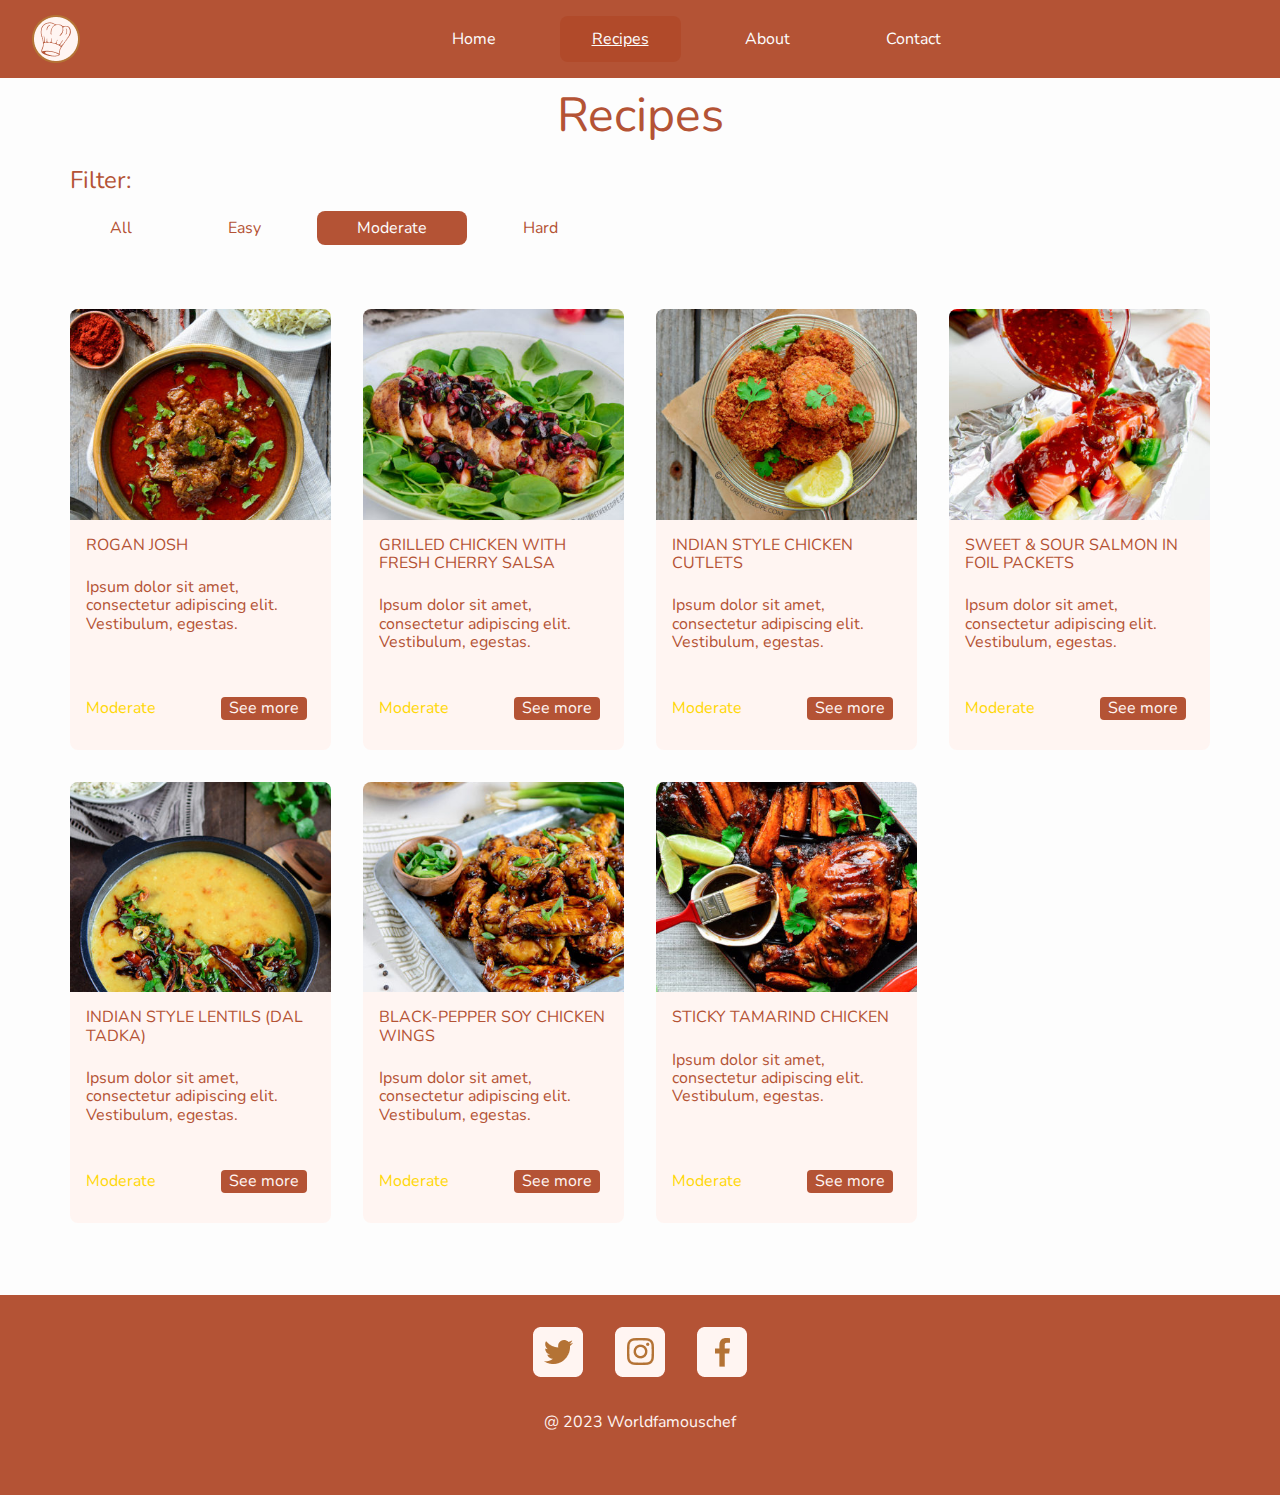
<file: Moderaterecipes.html>
<!DOCTYPE html>
<html lang="en">
<head>
    <meta charset="UTF-8">
    <meta http-equiv="X-UA-Compatible" content="IE=edge">
    <meta name="viewport" content="width=device-width, initial-scale=1.0">
    <title>RecipeWebsite</title>
    <style>
        @import url('https://fonts.googleapis.com/css2?family=Nunito:wght@500&display=swap');
    </style>
    <link rel="stylesheet" href="../CSS/Normal.css" type="text/css">
    <link rel="stylesheet" href="../CSS/Main.css" type="text/css">
    <script src="js/main.js"></script>
</head>

<body>
    <header>
        <!-- icon here -->
        <img src="../Images/logo01.png">
        <img onclick="toggleNavigation()" src="../Images/hamburger.png" id="menu">
        <nav><!-- toggle this on and off when tapping hamburger icon -->
            <img src="../Images/logo01.png" id="desklogo">
            <ul>
                <li><div id="closeicon">
                    <img src="../Images/closeicon.png" onclick="toggleNavigation()">
                </div></li>
                <li><a href="Index.html">Home</a></li>
                <li><a href="Allrecipes.html" class="navselected">Recipes</a></li>
                <li><a href="About.html">About</a></li>
                <li><a href="Contact.html">Contact</a></li>
            </ul>
        </nav>
    </header>

    <main>
        <div>
            <p id="pagehead">Recipes</p>
        </div>

        <div class="container">
            <div id="filter">
                <p id="label">Filter:</p>
                <ul id="filterlist">
                    <li><a href="Allrecipes.html" id="filterbtn">All</a></li>
                    <li><a href="Easyrecipes.html" id="filterbtn">Easy</a></li>
                    <li><a href="Moderaterecipes.html" id="filterselected">Moderate</a></li>
                    <li><a href="Hardrecipes.html" id="filterbtn">Hard</a></li>
                </ul>
            </div>
            <section id="recipegrid">
                <div class="recipecard">
                    <img src="../Images/recipe_imgs/food05.png">           
                       <p id="cardtitle">ROGAN JOSH</p>
                       <p id="cardp">Ipsum dolor sit amet, consectetur adipiscing elit. Vestibulum, egestas.</p>
                     <div class="cardfoot">
                        <p id="moderate">Moderate</p>
                        <a>See more</a>
                     </div>
                </div>

                <div class="recipecard">
                    <img src="../Images/recipe_imgs/food07.png">           
                       <p id="cardtitle">GRILLED CHICKEN WITH FRESH CHERRY SALSA</p>
                       <p id="cardp">Ipsum dolor sit amet, consectetur adipiscing elit. Vestibulum, egestas.</p>
                     <div class="cardfoot">
                        <p id="moderate">Moderate</p>
                        <a>See more</a>
                     </div>
                </div>

                <div class="recipecard">
                    <img src="../Images/recipe_imgs/food09.png">           
                       <p id="cardtitle">INDIAN STYLE CHICKEN CUTLETS</p>
                       <p id="cardp">Ipsum dolor sit amet, consectetur adipiscing elit. Vestibulum, egestas.</p>
                     <div class="cardfoot">
                        <p id="moderate">Moderate</p>
                        <a>See more</a>
                     </div>
                </div>

                <div class="recipecard">
                    <img src="../Images/recipe_imgs/food13.png">           
                       <p id="cardtitle">SWEET & SOUR SALMON IN FOIL PACKETS</p>
                       <p id="cardp">Ipsum dolor sit amet, consectetur adipiscing elit. Vestibulum, egestas.</p>
                     <div class="cardfoot">
                        <p id="moderate">Moderate</p>
                        <a>See more</a>
                     </div>
                </div>

                <div class="recipecard">
                    <img src="../Images/recipe_imgs/food14.png">           
                       <p id="cardtitle">INDIAN STYLE LENTILS (DAL TADKA)</p>
                       <p id="cardp">Ipsum dolor sit amet, consectetur adipiscing elit. Vestibulum, egestas.</p>
                     <div class="cardfoot">
                        <p id="moderate">Moderate</p>
                        <a>See more</a>
                     </div>
                </div>

                <div class="recipecard">
                    <img src="../Images/recipe_imgs/food17.png">           
                       <p id="cardtitle">BLACK-PEPPER SOY CHICKEN WINGS</p>
                       <p id="cardp">Ipsum dolor sit amet, consectetur adipiscing elit. Vestibulum, egestas.</p>
                     <div class="cardfoot">
                        <p id="moderate">Moderate</p>
                        <a>See more</a>
                     </div>
                </div>

                <div class="recipecard">
                    <img src="../Images/recipe_imgs/food19.png">           
                       <p id="cardtitle">STICKY TAMARIND CHICKEN</p>
                       <p id="cardp">Ipsum dolor sit amet, consectetur adipiscing elit. Vestibulum, egestas.</p>
                     <div class="cardfoot">
                        <p id="moderate">Moderate</p>
                        <a>See more</a>
                     </div>
                </div>
 
    </main>

    <footer>
        <div class="container">
            <Ul>
                <li><img src="../Images/social01.png"></li>
                <li><img src="../Images/social02.png"></li>
                <li><img src="../Images/social03.png"></li>
            </Ul>    
            <p id="copywrite">@ 2023 Worldfamouschef</p>    
        </div>
    </footer>
    
</body>
</html>
</file>
<file: CSS/Main.css>
body {
    background: #FDFDFD;
}

.container {
    max-width: 1140px;
    margin: 0 auto;
    padding: 0 1rem;
}


/* Navigation
--------------------------------------------------------- */

header {
    background: #B45335;
    margin: 0px;
    padding: 1rem;
    display: flex;
    flex-direction: row;
    justify-content: space-between;
}

header #menu {
    width: 30px;
    height: 25px;
    align-self: center;
}

nav {
    background: #B45335;
    padding: 0;
    margin: 0;
    color: #FFF5F2;
    display: flex;
    flex-direction: row;
    justify-content: right;
    position: fixed;
    width: 50%;
    height: 100%;
    right: -50%;
    top: 0;
}


nav.open {
    right: 0;
}

nav ul {
    display: flex;
    flex-direction: column;
    width: 100%;
    list-style: none;
    padding: 0;
}

nav ul li {
    padding: 1rem;
    text-decoration: none;
    /* display: inline-block; */
    /* margin-right: 2rem; */
}

nav ul li a {
    display: block;
    margin: 0;
    text-align: center;
    background: none;
}


#desklogo {
    display: none;
}

#closeicon img {
    width: 25px;
    height: 25px;
}

#closeicon {
    display: flex;
    justify-content: right;
    padding-right: 1rem;
}



/* Hero section
--------------------------------------------------------- */

.hero {
    background: url("../Images/Hero-Desktop.png");
    background-position: center center;
    background-size: cover;
    height: 600px;
    display: flex;
    align-items: center;
    justify-content: center;
}

h1 {
    color: #FFF5F2;
    font-size: 2rem;
    font-family: 'Nunito', sans-serif;
    margin-bottom: 3rem;
}


a {
    padding-top: 14px;
    padding-bottom: 14px;
    padding-left: 40px;
    padding-right: 40px;
    background-color: #B49335;
    border-radius: 8px;
    margin-top: 24px;
    text-decoration: none;
    color: #FDFDFD;
    font-family: 'Nunito', sans-serif;
}

a:hover {
    background: #B08815;
}

.hero div {
    margin: 1rem;
    text-align: center;
}


/* Our favorites section 
( Add btn that links to "Recipe page" )
--------------------------------------------------------- */

.favorites {
    background: #FFF5F2;
    padding: 0rem;
    padding-bottom: 3rem;
    justify-content: center;
} 

.sectionhead {
    text-align: center;
    padding: 2rem;
    margin: 0px;
    font-size: 2rem;
    font-family: 'Nunito', sans-serif;
    color: #B45335;
}

#pagehead {
    text-align: center;
    font-size: 3rem;
    font-family: 'Nunito', sans-serif;
    color: #B45335;
    margin-bottom: 0px;
    margin-top: 20px;
}


.gridhome {
    display: grid;
    gap: 1rem;
}

.previewcard {
    background: #FDFDFD;
    border-radius: 8px;
    max-height: auto;
    align-items: center;
    justify-content: center;
}

.previewcard img {
    width: 100%;
    height: auto;
    border-radius: .5rem .5rem 0 0;
}

.previewcard p {
    padding-left: 1rem;
    font-family: 'Nunito', sans-serif;
    color: #B45335;
}




/* Start section
--------------------------------------------------------- */
.flex {
    display: flex;
    padding: 1rem; 
    flex-direction: column;
    justify-self: center;
    margin-top: 1rem;
}

.flex img {
    width: 100%;
    border-radius: 1rem 1rem 0 0;
}

#flexbtn {
    text-align: center;
}


#flextext {
    color: #B45335;
    font-size: 1rem;
    font-family: 'Nunito', sans-serif;
    margin-bottom: 2rem;
}

.flexdiv {
    display: flex;
    flex-direction: column;
    justify-content: center;
    padding-left: 1rem;
    padding-right: 1rem;
    padding-top: 2rem;
    padding-bottom: 2rem;
    background: #FFF5F2;
    border-radius: 0 0 1rem 1rem;
}


/* Awards section 
--------------------------------------------------------- */
.awards ul {
    list-style: none;
    display: grid;
    gap: 1rem;
    padding: 3rem;
}

.awards ul li {
    display: flex;
    justify-content: center;
}



/* Footer
--------------------------------------------------------- */
footer {
    background: #B45335;
    height: 200px;
}

footer ul {
    list-style: none;
    display: flex;
    flex-direction: row;
    gap: 2rem;
    padding: 1rem;
    padding-top: 2rem;
    justify-content: center;
}

#copywrite {
    color: #FFF5F2;
    text-align: center;
    font-size: 1rem;
    font-family: 'Nunito', sans-serif;
}

/* About Page
---------------------------------------------------------
--------------------------------------------------------- */

.aboutflex {
    display: flex;
    padding: 1rem; 
    flex-direction: column;
    justify-self: center;
}

.aboutflex img {
    width: 100%;
    border-radius: .5rem;
    align-self: center;
}


.aboutflex div {
    display: flex;
    flex-direction: column;
    justify-content: center;
    padding: 1rem;
}

#logo {
    width: 48px;
    height: 48px;
    margin-top: 1rem;
    align-self: center;
}

.aboutflex p {
    color: #57483A;
    font-size: 1rem;
    font-family: 'Nunito', sans-serif;
}



/* Contact Page
---------------------------------------------------------
--------------------------------------------------------- */
 .contact {
    display: flex;
    padding: 1rem; 
    margin: 0rem;
    flex-direction: column;
    justify-self: center;
    box-shadow: 1px 1px 6px #E7E7E7;
    border-radius: 1rem;
 }

 #contactleft {
    padding: 2.5rem;
    background: #B45335;
 }


 .contitle {
    color: #FFF5F2;
    font-size: 2rem;
    font-family: 'Nunito', sans-serif;
    padding-bottom: 1rem;
 }

 .smallp {
    color: #FFF5F2;
    font-size: 1rem;
    font-family: 'Nunito', sans-serif;
    padding: .5rem 0;
 }

 .regularp {
    color: #FFF5F2;
    font-size: 1.5rem;
    font-family: 'Nunito', sans-serif;
    padding: .5rem 0;
 }

 #contactright {
    display: flex;
    flex-direction: column;
    align-content: center;
    padding: 2.5rem;
    width: 100%;
 }

 #contactright .smallp {
    color: #B45335;
    font-size: 1rem;
    font-family: 'Nunito', sans-serif;
    padding: .5rem 0;
 }

 #contactright .contitle {
    color: #B45335;
    font-size: 2rem;
    font-family: 'Nunito', sans-serif;
    padding-bottom: 1rem;
 }

 #contactright a {
    width: 100px;
    align-self: center;
    text-align: center;
 }

 input {
    font-size: 1rem;
    width: 100%;
    /* how can I fix the padding without using align*/
    align-self: center;
    border-radius: .5rem;
    background-color: #FDFDFD;
    border: solid #B45335;
    border-width: 2px;
    padding: 1rem;
 }

 input:focus {
    border-width: 2.5px;
    background-color: #FFFCFB;
 }

 #note {
    height: 150px;
    margin-bottom: .5rem;
 }


 /* Recipe Page
---------------------------------------------------------
--------------------------------------------------------- */

#filter {
    display: none;
}


#recipegrid {
    display: grid;
    gap: 3rem;
    padding-top: .5rem;
    padding-bottom: .5rem;
    margin-top: 4rem;
    margin-bottom: 4rem;
    justify-content: center;
    max-height: auto;
}

.recipecard img {
    width: 100%;
    height: auto;
    border-radius: .5rem .5rem 0 0;
}


.recipecard {
    background-color: #FFF5F2;
    border-radius: .5rem;
    display: flex;
    flex-direction: column;
}

#cardp {
    color: #B45335;
    font-family: 'Nunito', sans-serif;
    font-size: 1rem;
    padding-top: .5rem;
    padding-left: 1rem;
    padding-right: 1rem;
    padding-bottom: 1rem;
    margin: 0;
    flex-grow: 1;
}

#cardtitle {
    color: #B45335;
    font-family: 'Nunito', sans-serif;
    font-size: 16px;
    padding: 1rem;
    margin: 0;
}

.cardfoot {
    display: flex;
    flex-direction: row;
    justify-content: space-between;
    align-items: center;
    padding: 1rem;
}

#easy {
    color: #57FF08;
    font-family: 'Nunito', sans-serif;
    font-size: 1rem;
    padding: 1rem;
    padding-left: 0;
    margin: 0;
}

#moderate {
    color: #FFD809;
    font-family: 'Nunito', sans-serif;
    font-size: 1rem;
    padding: 1rem;
    padding-left: 0;
    margin: 0;
}

#hard {
    color: #FF0909;
    font-family: 'Nunito', sans-serif;
    font-size: 1rem;
    padding: 1rem;
    padding-left: 0;
    margin: 0;
}

.cardfoot a {
    padding-top: 2px;
    padding-bottom: 2px;
    padding-left: 8px;
    padding-right: 8px;
    background-color: #B45335;
    border-radius: 4px;
    text-decoration: none;
    color: #FFF5F2;
    font-family: 'Nunito', sans-serif;
    margin: 0;
    margin-right: .5rem;
}

.cardfoot a:hover {
    background-color: #8d412a;
}


      



/*tablet*/
@media screen and (min-width: 820px) {

    .flex {
        flex-direction: row;
        padding: 4rem; 
        margin-top: auto;
    }

    .flex img {
        width: 50%;
        border-radius: 1rem 0 0 1rem;
    }

    .flexdiv {
        padding: 3rem;
        border-radius: 0 1rem 1rem 0;
    }

    #flexbtn {
        text-align: left;
    }
    
    .gridhome {
        grid-template-columns: repeat(2, 1fr); 
        gap: 3rem;
    }

    .favorites {
        padding: 1rem;
        padding-bottom: 3rem;
    }

    .awards ul {
        grid-template-columns: repeat(3, 1fr);   
    }

    .aboutflex {
        padding: 3rem; 
    }

    .contact {
        margin: 4rem 6rem 8rem 6rem;
    }

    #pagehead {
        margin-top: 40px;
    }

    #filter {
        display: contents;
    }

    #label {
        color: #B45335;
        font-size: 1.5rem;
        font-family: 'Nunito', sans-serif;
    }
    
    #filterlist {
        display: flex;
        flex-direction: row;
        text-decoration: none;
        list-style: none;
        margin: 0;
        padding-left: 0;
    }
    
    #filterbtn {
        padding-top: 6px;
        padding-bottom: 6px;
        padding-left: 40px;
        padding-right: 40px;
        margin-right: 1rem;
        background-color: #FDFDFD;
        border-radius: 8px;
        text-decoration: none;
        color: #B45335;
        font-family: 'Nunito', sans-serif;
        justify-content: left;
    }

    #filterselected {
        padding-top: 6px;
        padding-bottom: 6px;
        padding-left: 40px;
        padding-right: 40px;
        margin-right: 1rem;
        background-color: #B45335;
        border-radius: 8px;
        text-decoration: none;
        color: #FDFDFD;
        font-family: 'Nunito', sans-serif;
        justify-content: left;
    }
    
    #filterbtn:hover {
        box-shadow: 2px 4px 4px #E7E7E7;
    }

    #recipegrid {
        grid-template-columns: repeat(3, 1fr); 
        gap: 2rem;
    }


}


/*Desktop*/ 
@media screen and (min-width: 1200px) {

    header {
        padding: 0px;
    }

    header p {
        display: none;
    }

    nav {
        position: fixed;
        width: 100%;
        height: auto;
        left: 0;
        z-index: 1;
        /*box-shadow: 0px 0px 12px #7D7D7D;*/
        /*width: 100%;
        height: 68px;
        position: static; */  
    }

    nav  ul {
        flex-direction: row;
        margin: 0px;
        justify-content: center;
    }

    nav ul li a {
        background: none;
        padding-left: 2rem;
        padding-right: 2rem;
    }

    nav ul li a:hover {
        background: #B14A2A;
        border-radius: .5rem;
    }

    .navselected {
        text-decoration: underline;
        background: #B14A2A;
    }


    #desklogo {
        display: block;
        height: 48px;
        width: 48px;
        padding-left: 2rem;
        align-self: center;
    }

    #closeicon {
        display: none;
    }



    .container {
        padding: 0;
    }

    .flex img {
        width: 60%;
    }

    #flextext {
        font-size: 1.5rem;
    }

    .gridhome {
        grid-template-columns: repeat(4, 1fr);
        gap: 2rem;
    }

    .awards ul {
        grid-template-columns: repeat(3, 1fr);   
    }

    h1 {
        font-size: 3rem;
    }

    .favorites {
        padding-left: 3rem;
        padding-right: 3rem;
    } 

    .aboutflex img {
        width: 50%;
    }

    .aboutflex {
        flex-direction: row;
        padding: 4rem; 
    }

    .aboutflex div {
        padding: 3rem;
    }

    .contact {
        flex-direction: row;
        padding: 0rem; 
        margin: 5rem 3rem 4rem 3rem;
    }

    #contactleft {
        width: 40%;
    }

    #recipegrid {
        grid-template-columns: repeat(4, 1fr); 
    }


}
</file>
<file: CSS/Normal.css>
/*! normalize.css v8.0.1 | MIT License | github.com/necolas/normalize.css */

/* Document
   ========================================================================== */

/**
 * 1. Correct the line height in all browsers.
 * 2. Prevent adjustments of font size after orientation changes in iOS.
 */

 html {
    line-height: 1.15; /* 1 */
    -webkit-text-size-adjust: 100%; /* 2 */
  }
  
  /* Sections
     ========================================================================== */
  
  /**
   * Remove the margin in all browsers.
   */
  
  body {
    margin: 0;
  }
  
  /**
   * Render the `main` element consistently in IE.
   */
  
  main {
    display: block;
  }
  
  /**
   * Correct the font size and margin on `h1` elements within `section` and
   * `article` contexts in Chrome, Firefox, and Safari.
   */
  
  h1 {
    font-size: 2em;
    margin: 0.67em 0;
  }
  
  /* Grouping content
     ========================================================================== */
  
  /**
   * 1. Add the correct box sizing in Firefox.
   * 2. Show the overflow in Edge and IE.
   */
  
  hr {
    box-sizing: content-box; /* 1 */
    height: 0; /* 1 */
    overflow: visible; /* 2 */
  }
  
  /**
   * 1. Correct the inheritance and scaling of font size in all browsers.
   * 2. Correct the odd `em` font sizing in all browsers.
   */
  
  pre {
    font-family: monospace, monospace; /* 1 */
    font-size: 1em; /* 2 */
  }
  
  /* Text-level semantics
     ========================================================================== */
  
  /**
   * Remove the gray background on active links in IE 10.
   */
  
  a {
    background-color: transparent;
  }
  
  /**
   * 1. Remove the bottom border in Chrome 57-
   * 2. Add the correct text decoration in Chrome, Edge, IE, Opera, and Safari.
   */
  
  abbr[title] {
    border-bottom: none; /* 1 */
    text-decoration: underline; /* 2 */
    text-decoration: underline dotted; /* 2 */
  }
  
  /**
   * Add the correct font weight in Chrome, Edge, and Safari.
   */
  
  b,
  strong {
    font-weight: bolder;
  }
  
  /**
   * 1. Correct the inheritance and scaling of font size in all browsers.
   * 2. Correct the odd `em` font sizing in all browsers.
   */
  
  code,
  kbd,
  samp {
    font-family: monospace, monospace; /* 1 */
    font-size: 1em; /* 2 */
  }
  
  /**
   * Add the correct font size in all browsers.
   */
  
  small {
    font-size: 80%;
  }
  
  /**
   * Prevent `sub` and `sup` elements from affecting the line height in
   * all browsers.
   */
  
  sub,
  sup {
    font-size: 75%;
    line-height: 0;
    position: relative;
    vertical-align: baseline;
  }
  
  sub {
    bottom: -0.25em;
  }
  
  sup {
    top: -0.5em;
  }
  
  /* Embedded content
     ========================================================================== */
  
  /**
   * Remove the border on images inside links in IE 10.
   */
  
  img {
    border-style: none;
  }
  
  /* Forms
     ========================================================================== */
  
  /**
   * 1. Change the font styles in all browsers.
   * 2. Remove the margin in Firefox and Safari.
   */
  
  button,
  input,
  optgroup,
  select,
  textarea {
    font-family: inherit; /* 1 */
    font-size: 100%; /* 1 */
    line-height: 1.15; /* 1 */
    margin: 0; /* 2 */
  }
  
  /**
   * Show the overflow in IE.
   * 1. Show the overflow in Edge.
   */
  
  button,
  input { /* 1 */
    overflow: visible;
  }
  
  /**
   * Remove the inheritance of text transform in Edge, Firefox, and IE.
   * 1. Remove the inheritance of text transform in Firefox.
   */
  
  button,
  select { /* 1 */
    text-transform: none;
  }
  
  /**
   * Correct the inability to style clickable types in iOS and Safari.
   */
  
  button,
  [type="button"],
  [type="reset"],
  [type="submit"] {
    -webkit-appearance: button;
  }
  
  /**
   * Remove the inner border and padding in Firefox.
   */
  
  button::-moz-focus-inner,
  [type="button"]::-moz-focus-inner,
  [type="reset"]::-moz-focus-inner,
  [type="submit"]::-moz-focus-inner {
    border-style: none;
    padding: 0;
  }
  
  /**
   * Restore the focus styles unset by the previous rule.
   */
  
  button:-moz-focusring,
  [type="button"]:-moz-focusring,
  [type="reset"]:-moz-focusring,
  [type="submit"]:-moz-focusring {
    outline: 1px dotted ButtonText;
  }
  
  /**
   * Correct the padding in Firefox.
   */
  
  fieldset {
    padding: 0.35em 0.75em 0.625em;
  }
  
  /**
   * 1. Correct the text wrapping in Edge and IE.
   * 2. Correct the color inheritance from `fieldset` elements in IE.
   * 3. Remove the padding so developers are not caught out when they zero out
   *    `fieldset` elements in all browsers.
   */
  
  legend {
    box-sizing: border-box; /* 1 */
    color: inherit; /* 2 */
    display: table; /* 1 */
    max-width: 100%; /* 1 */
    padding: 0; /* 3 */
    white-space: normal; /* 1 */
  }
  
  /**
   * Add the correct vertical alignment in Chrome, Firefox, and Opera.
   */
  
  progress {
    vertical-align: baseline;
  }
  
  /**
   * Remove the default vertical scrollbar in IE 10+.
   */
  
  textarea {
    overflow: auto;
  }
  
  /**
   * 1. Add the correct box sizing in IE 10.
   * 2. Remove the padding in IE 10.
   */
  
  [type="checkbox"],
  [type="radio"] {
    box-sizing: border-box; /* 1 */
    padding: 0; /* 2 */
  }
  
  /**
   * Correct the cursor style of increment and decrement buttons in Chrome.
   */
  
  [type="number"]::-webkit-inner-spin-button,
  [type="number"]::-webkit-outer-spin-button {
    height: auto;
  }
  
  /**
   * 1. Correct the odd appearance in Chrome and Safari.
   * 2. Correct the outline style in Safari.
   */
  
  [type="search"] {
    -webkit-appearance: textfield; /* 1 */
    outline-offset: -2px; /* 2 */
  }
  
  /**
   * Remove the inner padding in Chrome and Safari on macOS.
   */
  
  [type="search"]::-webkit-search-decoration {
    -webkit-appearance: none;
  }
  
  /**
   * 1. Correct the inability to style clickable types in iOS and Safari.
   * 2. Change font properties to `inherit` in Safari.
   */
  
  ::-webkit-file-upload-button {
    -webkit-appearance: button; /* 1 */
    font: inherit; /* 2 */
  }
  
  /* Interactive
     ========================================================================== */
  
  /*
   * Add the correct display in Edge, IE 10+, and Firefox.
   */
  
  details {
    display: block;
  }
  
  /*
   * Add the correct display in all browsers.
   */
  
  summary {
    display: list-item;
  }
  
  /* Misc
     ========================================================================== */
  
  /**
   * Add the correct display in IE 10+.
   */
  
  template {
    display: none;
  }
  
  /**
   * Add the correct display in IE 10.
   */
  
  [hidden] {
    display: none;
  }
</file>
